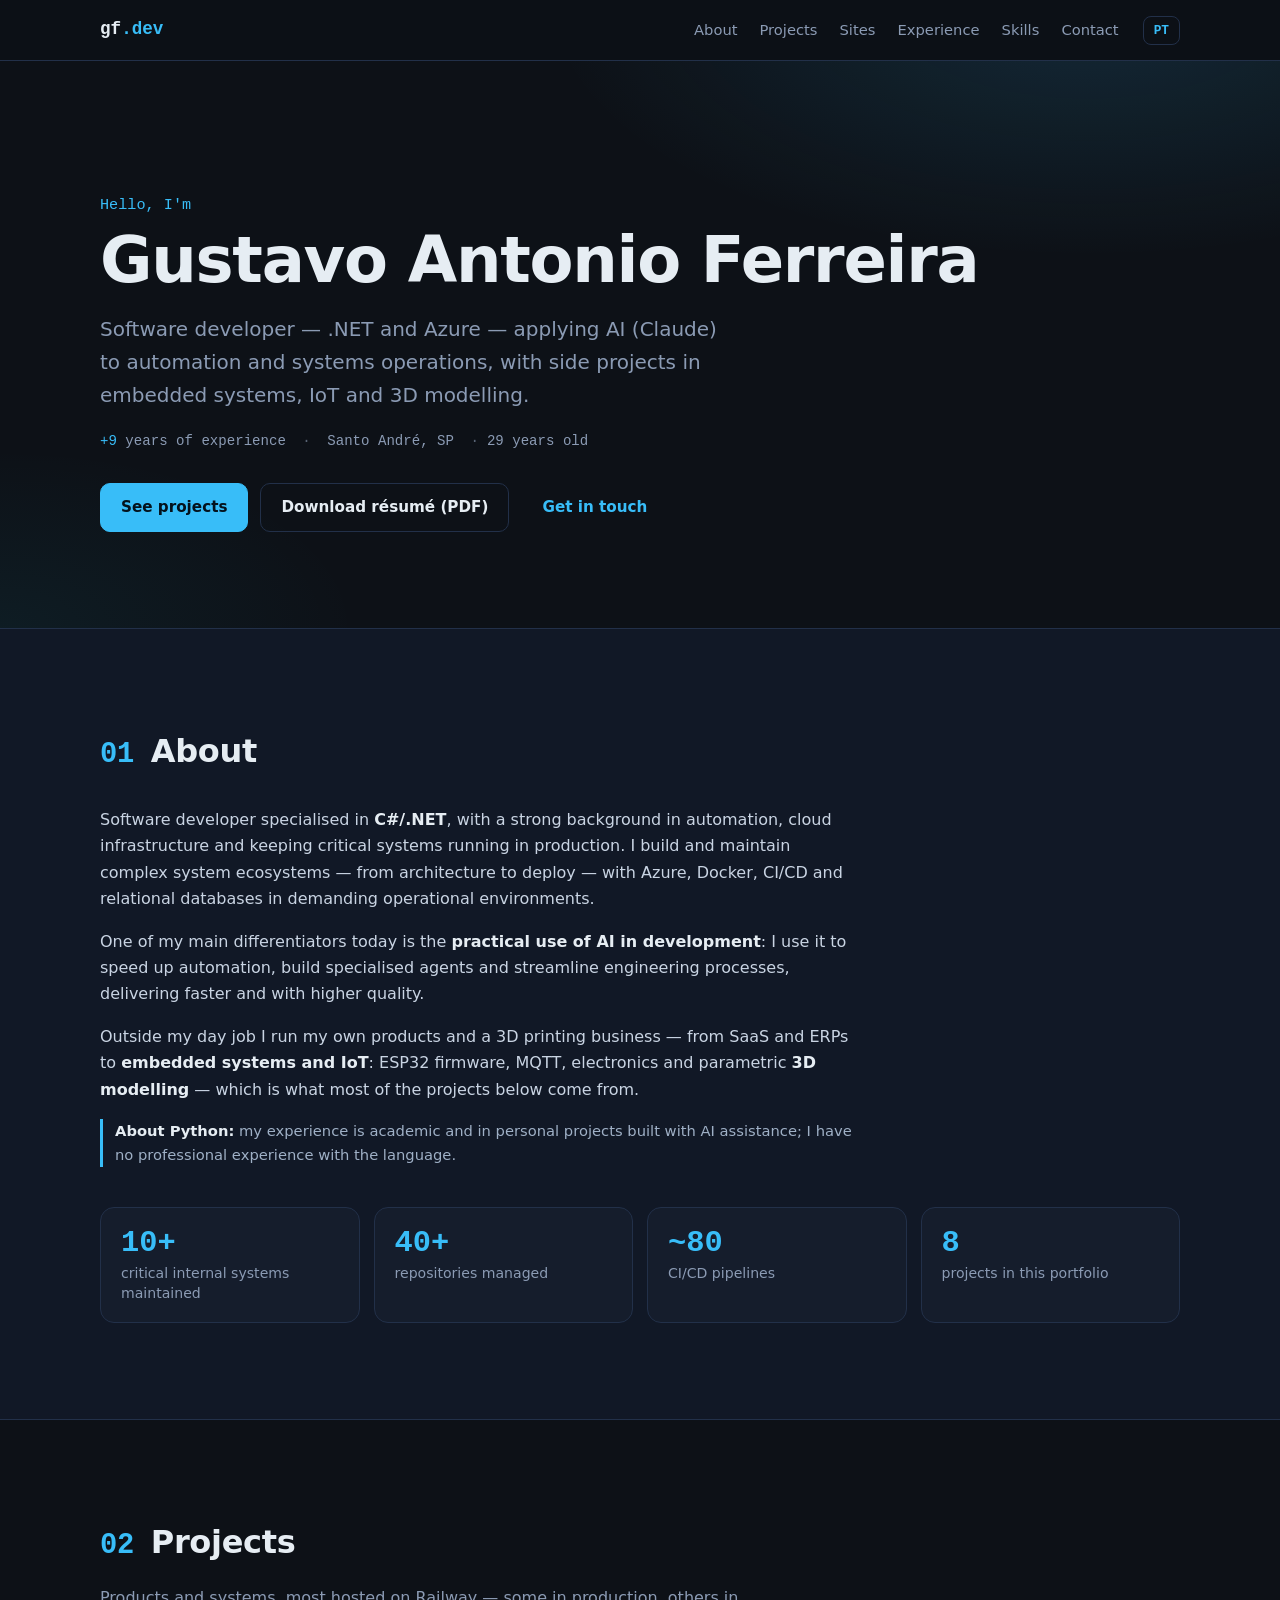
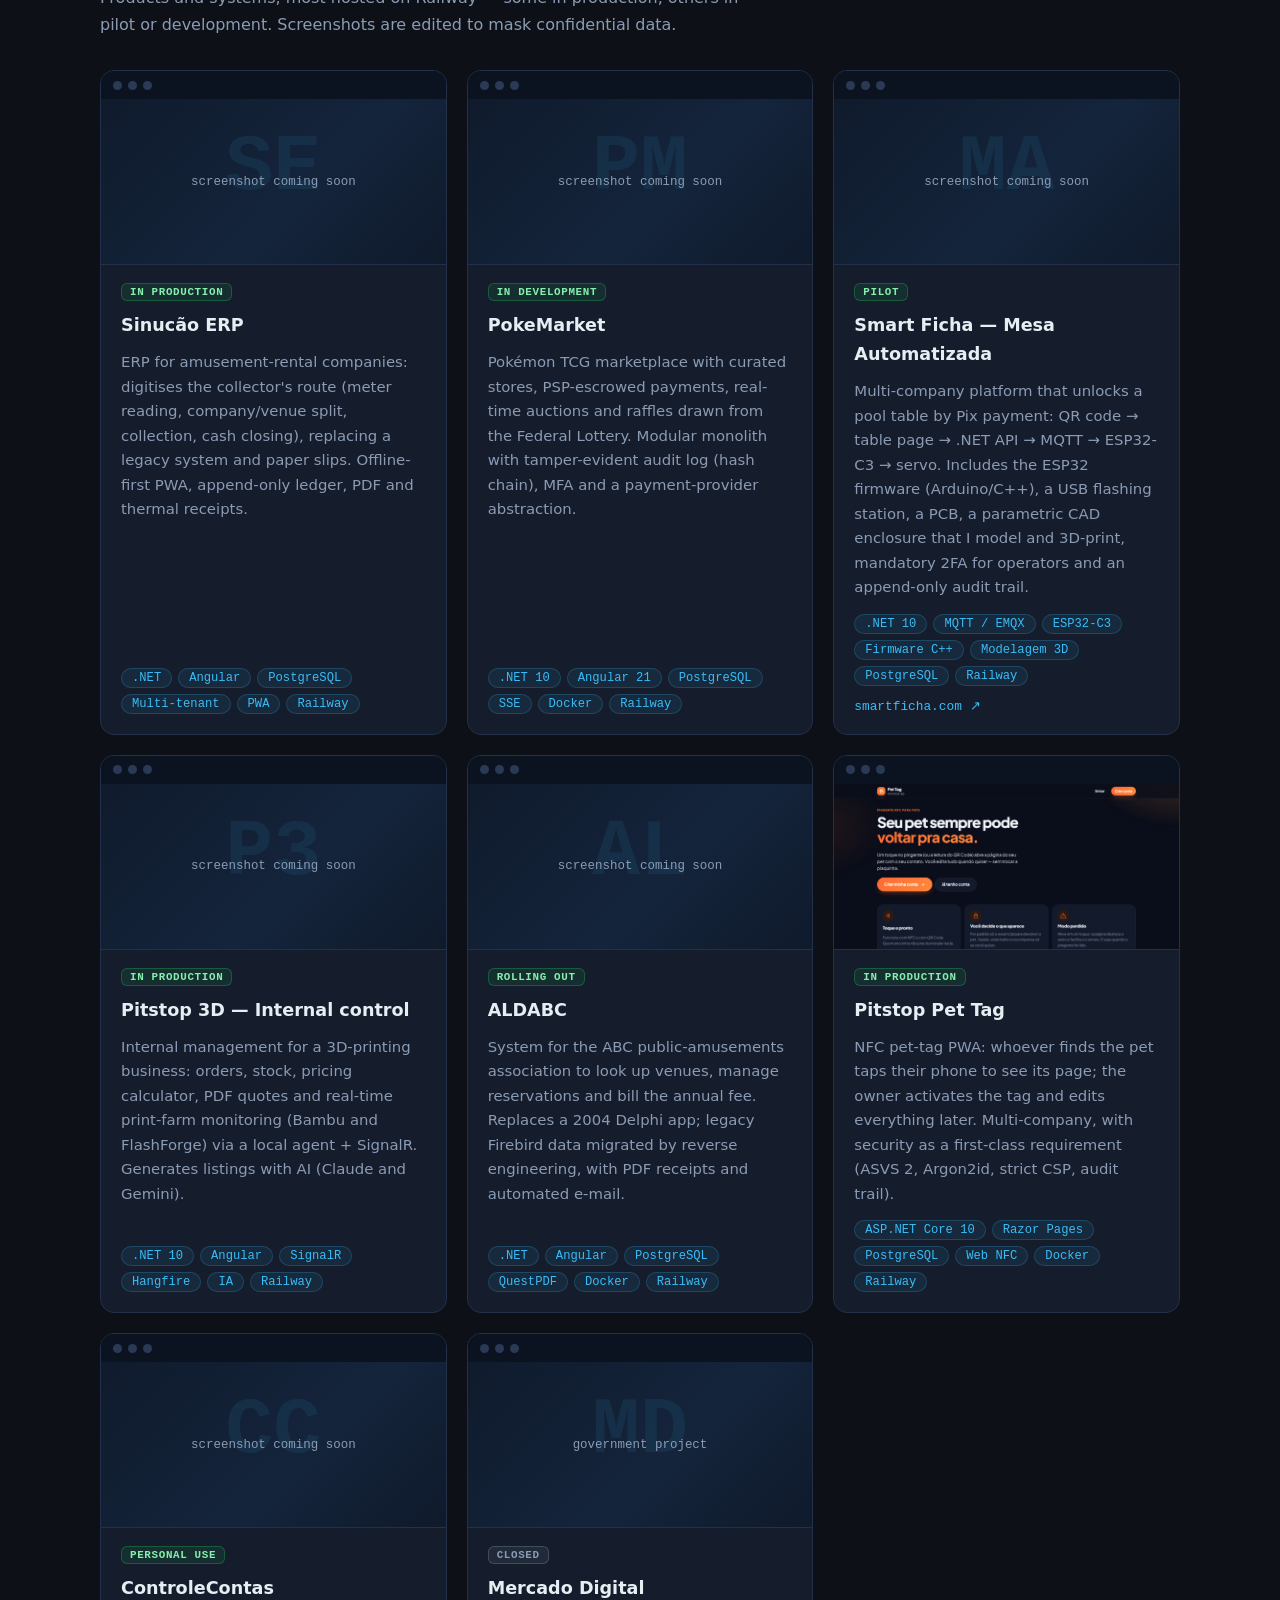
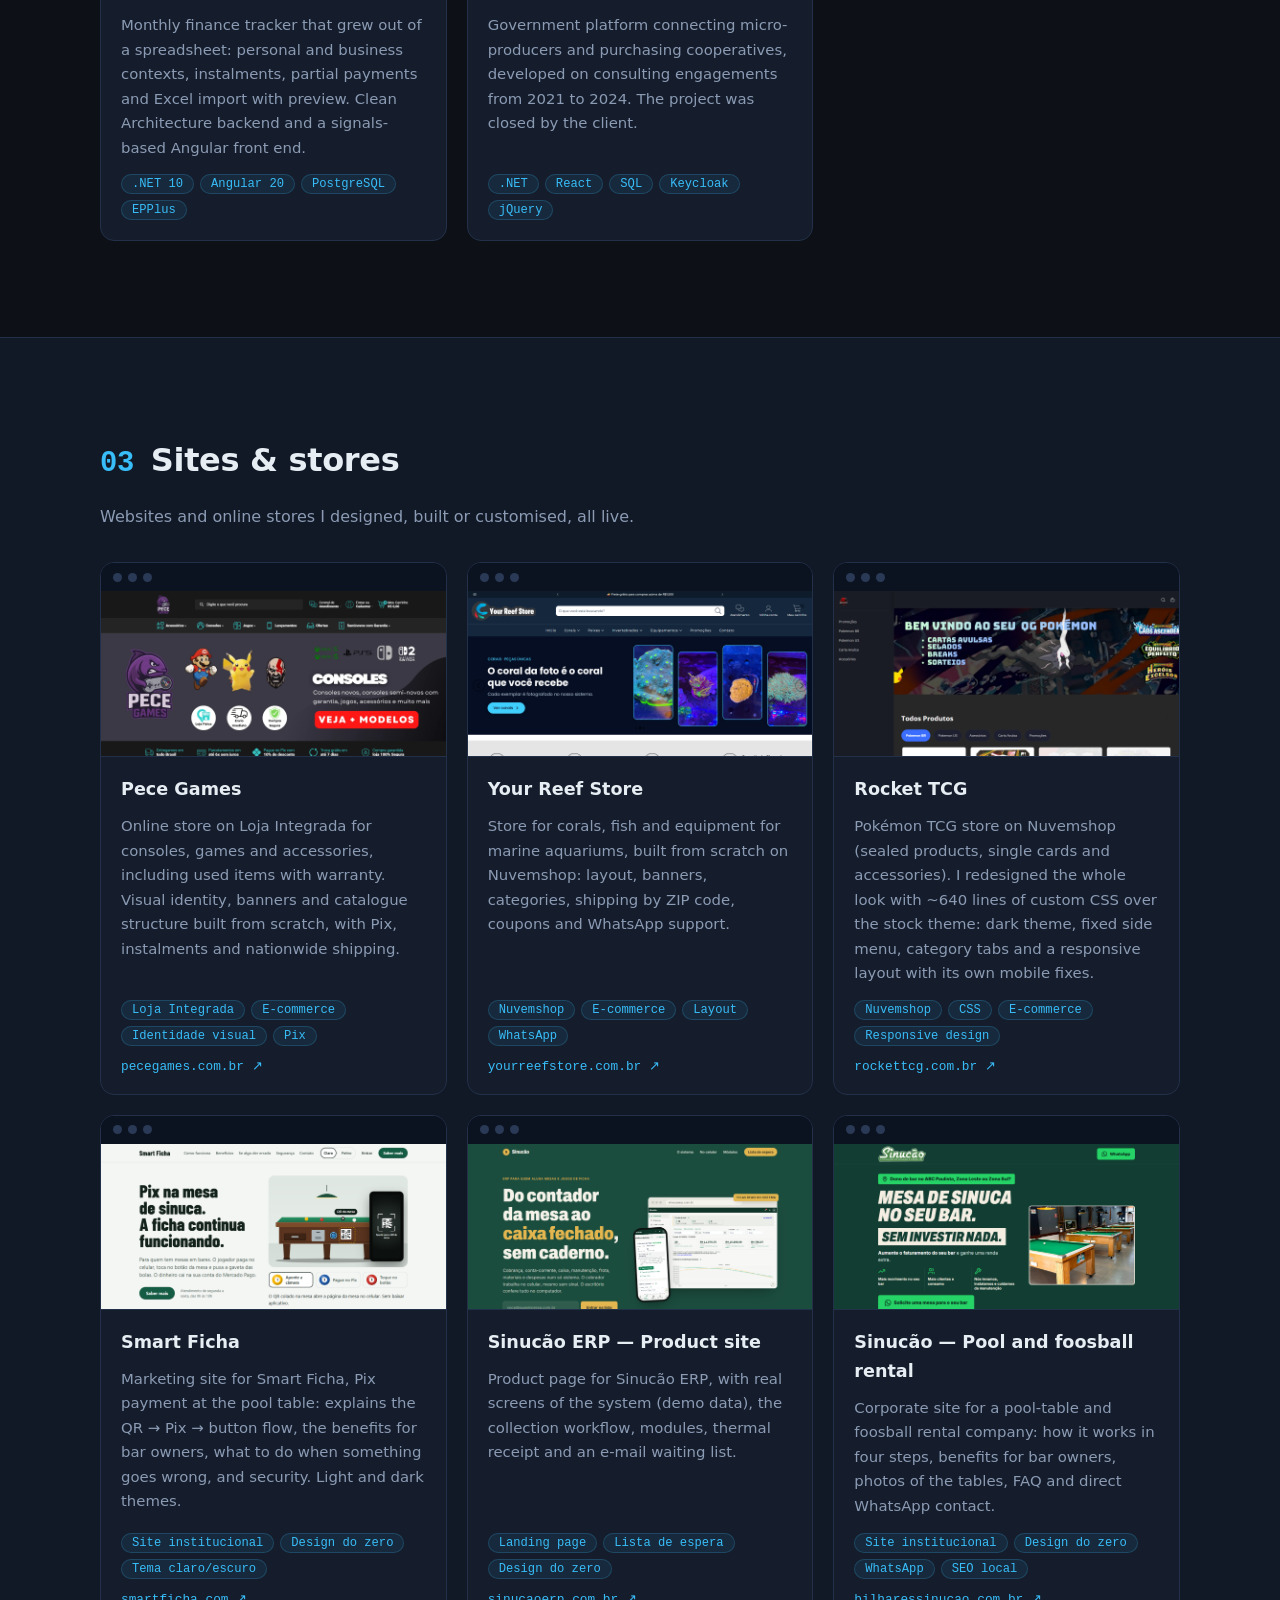
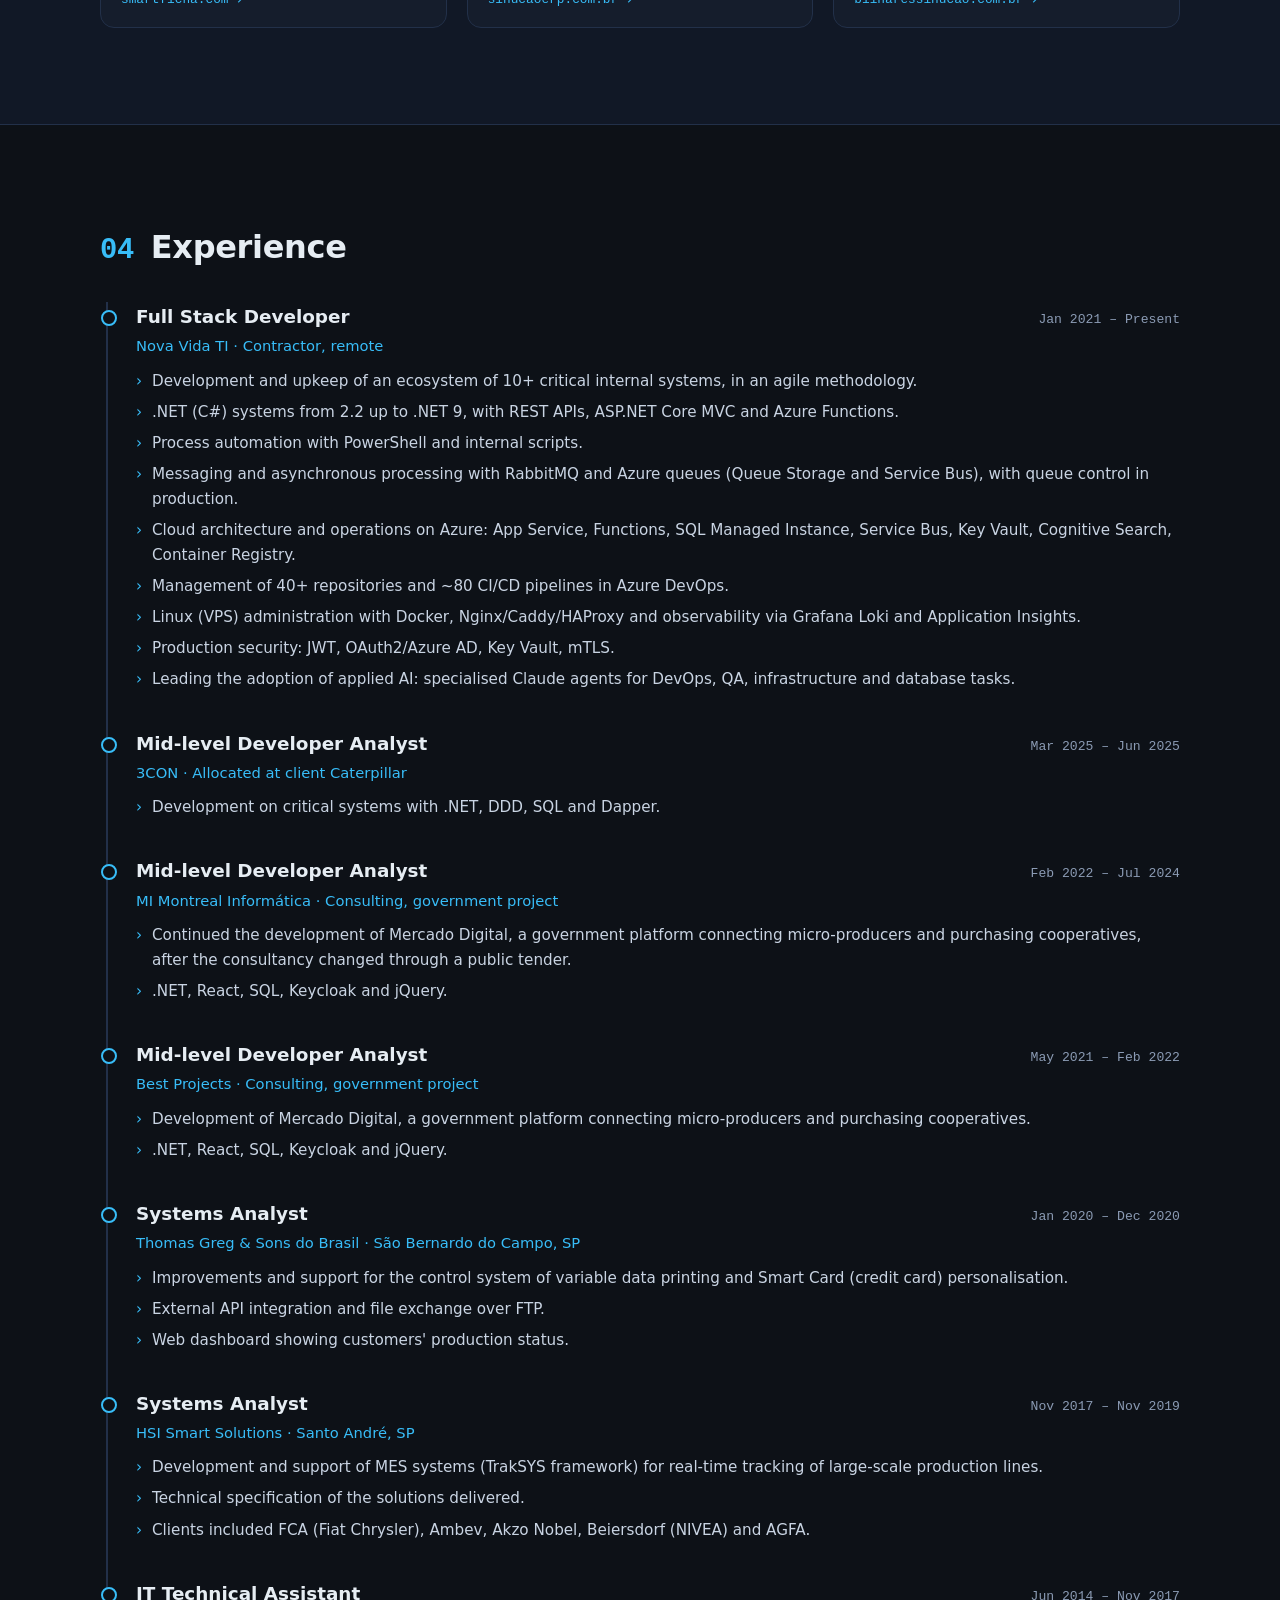
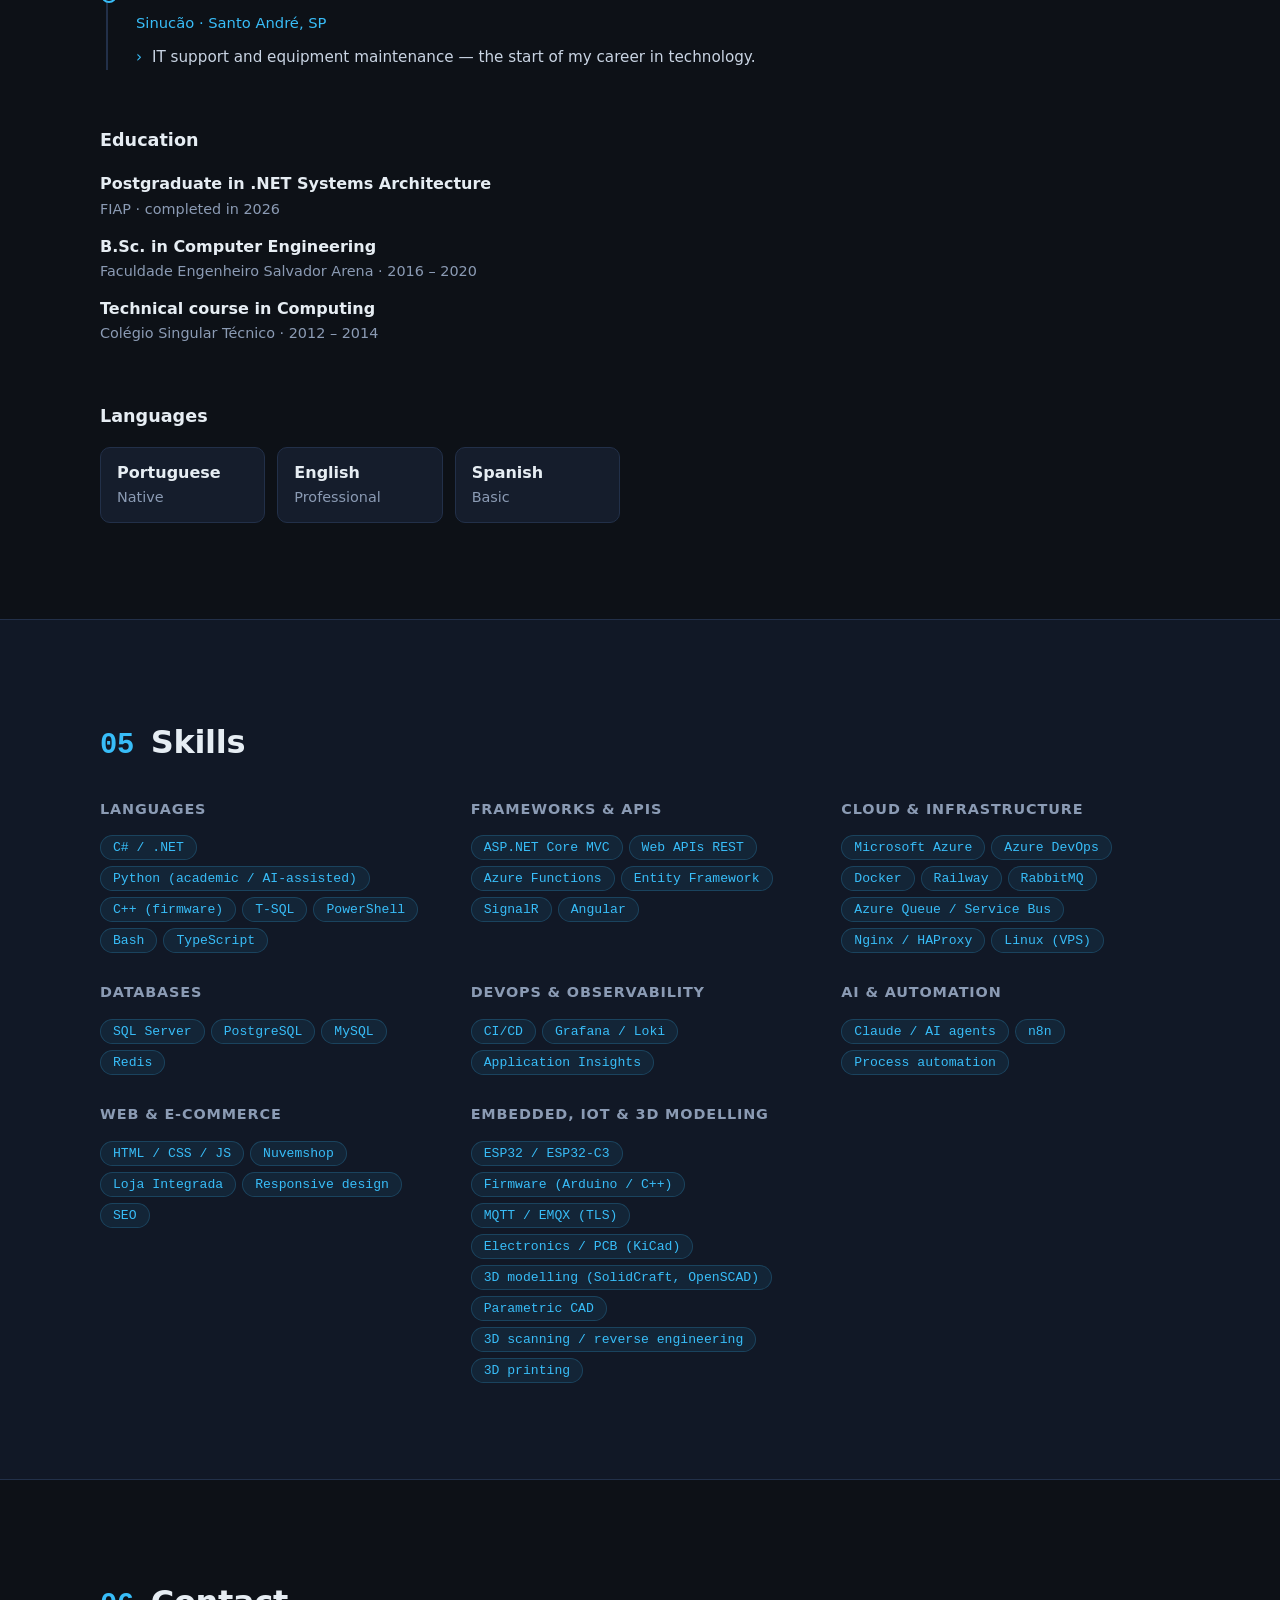
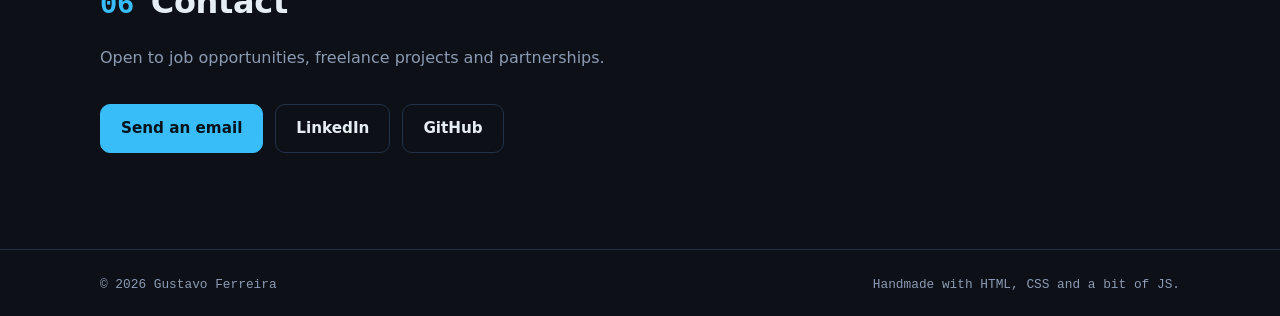
<file: index.html>
<!doctype html>
<html lang="pt-BR">
<head>
  <meta charset="utf-8">
  <meta name="viewport" content="width=device-width, initial-scale=1">
  <title>Gustavo Ferreira — Desenvolvedor de Software</title>
  <meta name="description" content="Portfólio e currículo de Gustavo Ferreira, desenvolvedor de software .NET e Azure, com IA aplicada à automação e operação de sistemas e projetos próprios de embarcados, IoT e modelagem 3D.">
  <meta property="og:title" content="Gustavo Ferreira — Desenvolvedor de Software">
  <meta property="og:description" content="Portfólio e currículo: .NET, Azure, IA aplicada à automação, embarcados e IoT.">
  <meta property="og:type" content="website">
  <meta name="theme-color" content="#0d1117">
  <link rel="icon" href="data:image/svg+xml,%3Csvg xmlns='http://www.w3.org/2000/svg' viewBox='0 0 64 64'%3E%3Crect width='64' height='64' rx='14' fill='%230d1117'/%3E%3Ctext x='32' y='43' font-family='monospace' font-size='30' font-weight='700' text-anchor='middle' fill='%2338bdf8'%3EGF%3C/text%3E%3C/svg%3E">
  <link rel="stylesheet" href="css/style.css">
</head>
<body>

<header class="nav">
  <div class="wrap nav__in">
    <a class="brand" href="#topo" aria-label="Gustavo Ferreira">gf<span>.dev</span></a>
    <nav class="nav__links" aria-label="Seções">
      <a href="#sobre" data-en="About">Sobre</a>
      <a href="#projetos" data-en="Projects">Projetos</a>
      <a href="#sites" data-en="Sites">Sites</a>
      <a href="#experiencia" data-en="Experience">Experiência</a>
      <a href="#skills">Skills</a>
      <a href="#contato" data-en="Contact">Contato</a>
    </nav>
    <button class="lang" id="langBtn" type="button" aria-label="Mudar idioma / Change language">EN</button>
  </div>
</header>

<main id="topo">

  <!-- HERO -->
  <section class="hero">
    <div class="wrap hero__in">
      <p class="eyebrow mono" data-en="Hello, I'm">Olá, eu sou</p>
      <h1>Gustavo Antonio Ferreira</h1>
      <p class="hero__role" data-en="Software developer — .NET and Azure — applying AI (Claude) to automation and systems operations, with side projects in embedded systems, IoT and 3D modelling.">
        Desenvolvedor de software — .NET e Azure — aplicando IA (Claude) em automação e operação de sistemas, com projetos próprios de embarcados, IoT e modelagem 3D.
      </p>
      <p class="hero__meta mono">
        <span id="years">+9</span> <span data-en="years of experience">anos de experiência</span>
        <i>·</i> Santo André, SP
        <i class="age-sep" hidden>·</i><span id="age" hidden></span>
      </p>
      <div class="cta">
        <a class="btn btn--primary" href="#projetos" data-en="See projects">Ver projetos</a>
        <a class="btn" id="cvBtn" href="assets/cv/Curriculo_Gustavo_Ferreira.pdf" download data-en="Download résumé (PDF)">Baixar currículo (PDF)</a>
        <a class="btn btn--ghost" href="#contato" data-en="Get in touch">Falar comigo</a>
      </div>
    </div>
  </section>

  <!-- SOBRE -->
  <section id="sobre" class="sec">
    <div class="wrap">
      <h2><span class="mono">01</span> <span data-en="About">Sobre</span></h2>
      <div class="about">
        <p data-en-html="Software developer specialised in <strong>C#/.NET</strong>, with a strong background in automation, cloud infrastructure and keeping critical systems running in production. I build and maintain complex system ecosystems — from architecture to deploy — with Azure, Docker, CI/CD and relational databases in demanding operational environments.">
          Desenvolvedor de software especializado em <strong>C#/.NET</strong>, com forte atuação em automação, infraestrutura cloud e sustentação de sistemas críticos em produção. Construo e mantenho ecossistemas complexos de sistemas — da arquitetura ao deploy — com Azure, Docker, CI/CD e bancos relacionais em ambientes de alta exigência operacional.
        </p>
        <p data-en-html="One of my main differentiators today is the <strong>practical use of AI in development</strong>: I use it to speed up automation, build specialised agents and streamline engineering processes, delivering faster and with higher quality.">
          Um dos meus principais diferenciais hoje é a <strong>aplicação prática de IA no desenvolvimento</strong>: uso para acelerar automações, criar agentes especializados e otimizar processos de engenharia, entregando mais rápido e com mais qualidade.
        </p>
        <p data-en-html="Outside my day job I run my own products and a 3D printing business — from SaaS and ERPs to <strong>embedded systems and IoT</strong>: ESP32 firmware, MQTT, electronics and parametric <strong>3D modelling</strong> — which is what most of the projects below come from.">
          Fora do trabalho, toco produtos próprios e um negócio de impressão 3D — de SaaS e ERPs a <strong>embarcados e IoT</strong>: firmware para ESP32, MQTT, eletrônica e <strong>modelagem 3D</strong> paramétrica — e é daí que vem a maior parte dos projetos abaixo.
        </p>
        <p class="note" data-en-html="<strong>About Python:</strong> my experience is academic and in personal projects built with AI assistance; I have no professional experience with the language.">
          <strong>Sobre Python:</strong> minha experiência é acadêmica e em projetos pessoais feitos com apoio de IA; não tenho experiência profissional com a linguagem.
        </p>
      </div>
      <ul class="stats">
        <li><b>10+</b><span data-en="critical internal systems maintained">sistemas internos críticos mantidos</span></li>
        <li><b>40+</b><span data-en="repositories managed">repositórios gerenciados</span></li>
        <li><b>~80</b><span data-en="CI/CD pipelines">pipelines de CI/CD</span></li>
        <li><b>8</b><span data-en="projects in this portfolio">projetos neste portfólio</span></li>
      </ul>
    </div>
  </section>

  <!-- PROJETOS -->
  <section id="projetos" class="sec">
    <div class="wrap">
      <h2><span class="mono">02</span> <span data-en="Projects">Projetos</span></h2>
      <p class="lead" data-en="Products and systems, most hosted on Railway — some in production, others in pilot or development. Screenshots are edited to mask confidential data.">Produtos e sistemas, a maioria hospedada no Railway — alguns em produção, outros em piloto ou desenvolvimento. Os prints são editados para mascarar informações confidenciais.</p>

      <div class="grid">

        <article class="card" data-project="se">
          <div class="shot" data-initials="SE"><span class="shot__bar"><i></i><i></i><i></i></span><em data-en="screenshot coming soon">print em breve</em></div>
          <div class="card__body">
            <span class="badge" data-en="In production">Produção</span>
            <h3>Sinucão ERP</h3>
            <p data-en="ERP for amusement-rental companies: digitises the collector&#x27;s route (meter reading, company/venue split, collection, cash closing), replacing a legacy system and paper slips. Offline-first PWA, append-only ledger, PDF and thermal receipts.">ERP para empresas de locação de diversões públicas: informatiza a rota do cobrador (leitura do contador, divisão empresa/bar, cobrança, fechamento de caixa) e substitui um sistema legado e a ficha de papel. PWA offline-first, conta-corrente append-only, recibos em PDF e térmica.</p>
            <ul class="tags"><li>.NET</li><li>Angular</li><li>PostgreSQL</li><li>Multi-tenant</li><li>PWA</li><li>Railway</li></ul>
          </div>
        </article>

        <article class="card" data-project="pm">
          <div class="shot" data-initials="PM"><span class="shot__bar"><i></i><i></i><i></i></span><em data-en="screenshot coming soon">print em breve</em></div>
          <div class="card__body">
            <span class="badge" data-en="In development">Em desenvolvimento</span>
            <h3>PokeMarket</h3>
            <p data-en="Pokémon TCG marketplace with curated stores, PSP-escrowed payments, real-time auctions and raffles drawn from the Federal Lottery. Modular monolith with tamper-evident audit log (hash chain), MFA and a payment-provider abstraction.">Marketplace de Pokémon TCG com lojas curadas, pagamento custodiado no PSP, leilões em tempo real e sorteios apurados pela Loteria Federal. Monólito modular com auditoria imutável (cadeia de hash), MFA e pagamento atrás de abstração de provedor.</p>
            <ul class="tags"><li>.NET 10</li><li>Angular 21</li><li>PostgreSQL</li><li>SSE</li><li>Docker</li><li>Railway</li></ul>
          </div>
        </article>

        <article class="card" data-project="ma">
          <div class="shot" data-initials="MA"><span class="shot__bar"><i></i><i></i><i></i></span><em data-en="screenshot coming soon">print em breve</em></div>
          <div class="card__body">
            <span class="badge" data-en="Pilot">Piloto</span>
            <h3>Smart Ficha — Mesa Automatizada</h3>
            <p data-en="Multi-company platform that unlocks a pool table by Pix payment: QR code → table page → .NET API → MQTT → ESP32-C3 → servo. Includes the ESP32 firmware (Arduino/C++), a USB flashing station, a PCB, a parametric CAD enclosure that I model and 3D-print, mandatory 2FA for operators and an append-only audit trail.">Plataforma multiempresa que libera mesa de sinuca por Pix: QR code → página da mesa → API .NET → MQTT → ESP32-C3 → servo. Inclui o firmware do ESP32 (Arduino/C++), estação de gravação por USB, placa de circuito, caixa paramétrica que eu modelo em CAD e imprimo em 3D, 2FA obrigatório para operadores e auditoria append-only.</p>
            <ul class="tags"><li>.NET 10</li><li>MQTT / EMQX</li><li>ESP32-C3</li><li>Firmware C++</li><li>Modelagem 3D</li><li>PostgreSQL</li><li>Railway</li></ul>
            <a class="card__link" href="https://www.smartficha.com" target="_blank" rel="noopener">smartficha.com ↗</a>
          </div>
        </article>

        <article class="card" data-project="p3">
          <div class="shot" data-initials="P3"><span class="shot__bar"><i></i><i></i><i></i></span><em data-en="screenshot coming soon">print em breve</em></div>
          <div class="card__body">
            <span class="badge" data-en="In production">Produção</span>
            <h3>Pitstop 3D — <span data-en="Internal control">Controle interno</span></h3>
            <p data-en="Internal management for a 3D-printing business: orders, stock, pricing calculator, PDF quotes and real-time print-farm monitoring (Bambu and FlashForge) via a local agent + SignalR. Generates listings with AI (Claude and Gemini).">Gestão interna de um negócio de impressão 3D: pedidos, estoque, calculadora de preço, orçamentos em PDF e monitoramento em tempo real da farm de impressoras (Bambu e FlashForge) por agente local + SignalR. Gera anúncios com IA (Claude e Gemini).</p>
            <ul class="tags"><li>.NET 10</li><li>Angular</li><li>SignalR</li><li>Hangfire</li><li>IA</li><li>Railway</li></ul>
          </div>
        </article>

        <article class="card" data-project="al">
          <div class="shot" data-initials="AL"><span class="shot__bar"><i></i><i></i><i></i></span><em data-en="screenshot coming soon">print em breve</em></div>
          <div class="card__body">
            <span class="badge" data-en="Rolling out">Em implantação</span>
            <h3>ALDABC</h3>
            <p data-en="System for the ABC public-amusements association to look up venues, manage reservations and bill the annual fee. Replaces a 2004 Delphi app; legacy Firebird data migrated by reverse engineering, with PDF receipts and automated e-mail.">Sistema da Associação de Diversões Públicas do ABC para consultar pontos, controlar reservas e cobrar a taxa anual. Substitui um app Delphi de 2004; migrou a base legada (Firebird) por engenharia reversa, com recibos em PDF e e-mail automático.</p>
            <ul class="tags"><li>.NET</li><li>Angular</li><li>PostgreSQL</li><li>QuestPDF</li><li>Docker</li><li>Railway</li></ul>
          </div>
        </article>

        <article class="card" data-project="pt">
          <div class="shot" data-initials="PT"><span class="shot__bar"><i></i><i></i><i></i></span><img src="assets/projects/pet-tag.png" alt="Página inicial do Pitstop Pet Tag" loading="lazy"></div>
          <div class="card__body">
            <span class="badge" data-en="In production">Produção</span>
            <h3>Pitstop Pet Tag</h3>
            <p data-en="NFC pet-tag PWA: whoever finds the pet taps their phone to see its page; the owner activates the tag and edits everything later. Multi-company, with security as a first-class requirement (ASVS 2, Argon2id, strict CSP, audit trail).">PWA de pingentes NFC para pets: quem encontra o animal aproxima o celular e vê a página do pet; o tutor ativa a tag e edita tudo depois. Multiempresa, com segurança como requisito de primeira classe (ASVS 2, Argon2id, CSP estrita, auditoria).</p>
            <ul class="tags"><li>ASP.NET Core 10</li><li>Razor Pages</li><li>PostgreSQL</li><li>Web NFC</li><li>Docker</li><li>Railway</li></ul>
          </div>
        </article>

        <article class="card" data-project="cc">
          <div class="shot" data-initials="CC"><span class="shot__bar"><i></i><i></i><i></i></span><em data-en="screenshot coming soon">print em breve</em></div>
          <div class="card__body">
            <span class="badge" data-en="Personal use">Uso pessoal</span>
            <h3>ControleContas</h3>
            <p data-en="Monthly finance tracker that grew out of a spreadsheet: personal and business contexts, instalments, partial payments and Excel import with preview. Clean Architecture backend and a signals-based Angular front end.">Controle financeiro mensal nascido de uma planilha: contextos pessoal e empresa, parcelamentos, pagamento parcial e importação de Excel com prévia. Clean Architecture no backend e Angular com signals no front.</p>
            <ul class="tags"><li>.NET 10</li><li>Angular 20</li><li>PostgreSQL</li><li>EPPlus</li></ul>
          </div>
        </article>

        <article class="card" data-project="md">
          <div class="shot" data-initials="MD"><span class="shot__bar"><i></i><i></i><i></i></span><em data-en="government project">projeto de governo</em></div>
          <div class="card__body">
            <span class="badge badge--off" data-en="Closed">Encerrado</span>
            <h3>Mercado Digital</h3>
            <p data-en="Government platform connecting micro-producers and purchasing cooperatives, developed on consulting engagements from 2021 to 2024. The project was closed by the client.">Plataforma de governo que conecta microprodutores a cooperativas de compra, desenvolvida em consultoria entre 2021 e 2024. Projeto encerrado pelo contratante.</p>
            <ul class="tags"><li>.NET</li><li>React</li><li>SQL</li><li>Keycloak</li><li>jQuery</li></ul>
          </div>
        </article>

      </div>
    </div>
  </section>

  <!-- SITES -->
  <section id="sites" class="sec">
    <div class="wrap">
      <h2><span class="mono">03</span> <span data-en="Sites &amp; stores">Sites e lojas</span></h2>
      <p class="lead" data-en="Websites and online stores I designed, built or customised, all live.">Sites institucionais e lojas virtuais que desenhei, construí ou customizei, todos no ar.</p>

      <div class="grid">

        <article class="card">
          <a class="shot" href="https://www.pecegames.com.br" target="_blank" rel="noopener" data-initials="PG" aria-label="Pece Games"><span class="shot__bar"><i></i><i></i><i></i></span><img src="assets/projects/site-pecegames.png" alt="Página inicial da loja Pece Games" loading="lazy"></a>
          <div class="card__body">
            <h3>Pece Games</h3>
            <p data-en="Online store on Loja Integrada for consoles, games and accessories, including used items with warranty. Visual identity, banners and catalogue structure built from scratch, with Pix, instalments and nationwide shipping.">Loja virtual na Loja Integrada, de consoles, jogos e acessórios, com seminovos com garantia. Identidade visual, banners e estrutura de catálogo criados do zero, com Pix, parcelamento e frete para todo o Brasil.</p>
            <ul class="tags"><li>Loja Integrada</li><li>E-commerce</li><li>Identidade visual</li><li>Pix</li></ul>
            <a class="card__link" href="https://www.pecegames.com.br" target="_blank" rel="noopener">pecegames.com.br ↗</a>
          </div>
        </article>

        <article class="card">
          <a class="shot" href="https://yourreefstore.com.br" target="_blank" rel="noopener" data-initials="YR" aria-label="Your Reef Store"><span class="shot__bar"><i></i><i></i><i></i></span><img src="assets/projects/site-yourreef.png" alt="Página inicial da loja Your Reef Store" loading="lazy"></a>
          <div class="card__body">
            <h3>Your Reef Store</h3>
            <p data-en="Store for corals, fish and equipment for marine aquariums, built from scratch on Nuvemshop: layout, banners, categories, shipping by ZIP code, coupons and WhatsApp support.">Loja de corais, peixes e equipamentos para aquários marinhos, criada do zero na Nuvemshop: layout, banners, categorias, frete por CEP, cupons e atendimento por WhatsApp.</p>
            <ul class="tags"><li>Nuvemshop</li><li>E-commerce</li><li>Layout</li><li>WhatsApp</li></ul>
            <a class="card__link" href="https://yourreefstore.com.br" target="_blank" rel="noopener">yourreefstore.com.br ↗</a>
          </div>
        </article>

        <article class="card">
          <a class="shot" href="https://rockettcg.com.br" target="_blank" rel="noopener" data-initials="RT" aria-label="Rocket TCG"><span class="shot__bar"><i></i><i></i><i></i></span><img src="assets/projects/site-rockettcg.png" alt="Página inicial da loja Rocket TCG" loading="lazy"></a>
          <div class="card__body">
            <h3>Rocket TCG</h3>
            <p data-en="Pokémon TCG store on Nuvemshop (sealed products, single cards and accessories). I redesigned the whole look with ~640 lines of custom CSS over the stock theme: dark theme, fixed side menu, category tabs and a responsive layout with its own mobile fixes.">Loja de Pokémon TCG na Nuvemshop (selados, cartas avulsas e acessórios). Refiz todo o visual com cerca de 640 linhas de CSS customizado sobre o tema padrão: tema escuro, menu lateral fixo, abas por categoria e layout responsivo com correções próprias para o celular.</p>
            <ul class="tags"><li>Nuvemshop</li><li>CSS</li><li>E-commerce</li><li data-en="Responsive design">Design responsivo</li></ul>
            <a class="card__link" href="https://rockettcg.com.br" target="_blank" rel="noopener">rockettcg.com.br ↗</a>
          </div>
        </article>

        <article class="card">
          <a class="shot" href="https://www.smartficha.com" target="_blank" rel="noopener" data-initials="SM" aria-label="Smart Ficha"><span class="shot__bar"><i></i><i></i><i></i></span><img src="assets/projects/site-smartficha.png" alt="Página inicial do site Smart Ficha" loading="lazy"></a>
          <div class="card__body">
            <h3>Smart Ficha</h3>
            <p data-en="Marketing site for Smart Ficha, Pix payment at the pool table: explains the QR → Pix → button flow, the benefits for bar owners, what to do when something goes wrong, and security. Light and dark themes.">Site institucional do Smart Ficha, o Pix na mesa de sinuca: explica o fluxo QR → Pix → botão, os benefícios para o dono do bar, o que fazer se algo der errado e a segurança. Com tema claro e escuro.</p>
            <ul class="tags"><li>Site institucional</li><li>Design do zero</li><li>Tema claro/escuro</li></ul>
            <a class="card__link" href="https://www.smartficha.com" target="_blank" rel="noopener">smartficha.com ↗</a>
          </div>
        </article>

        <article class="card">
          <a class="shot" href="https://www.sinucaoerp.com.br" target="_blank" rel="noopener" data-initials="SE" aria-label="Sinucão ERP"><span class="shot__bar"><i></i><i></i><i></i></span><img src="assets/projects/site-sinucaoerp.png" alt="Página inicial do site do Sinucão ERP" loading="lazy"></a>
          <div class="card__body">
            <h3>Sinucão ERP — <span data-en="Product site">Site do produto</span></h3>
            <p data-en="Product page for Sinucão ERP, with real screens of the system (demo data), the collection workflow, modules, thermal receipt and an e-mail waiting list.">Página de apresentação do Sinucão ERP, com telas reais do sistema (dados de demonstração), a jornada da cobrança, módulos, recibo em bobina e lista de espera por e-mail.</p>
            <ul class="tags"><li>Landing page</li><li>Lista de espera</li><li>Design do zero</li></ul>
            <a class="card__link" href="https://www.sinucaoerp.com.br" target="_blank" rel="noopener">sinucaoerp.com.br ↗</a>
          </div>
        </article>

        <article class="card">
          <a class="shot" href="https://www.bilharessinucao.com.br" target="_blank" rel="noopener" data-initials="BS" aria-label="Sinucão"><span class="shot__bar"><i></i><i></i><i></i></span><img src="assets/projects/site-bilhares.png" alt="Página inicial do site da Sinucão, locação de mesas" loading="lazy"></a>
          <div class="card__body">
            <h3>Sinucão — <span data-en="Pool and foosball rental">Locação de bilhar e pebolim</span></h3>
            <p data-en="Corporate site for a pool-table and foosball rental company: how it works in four steps, benefits for bar owners, photos of the tables, FAQ and direct WhatsApp contact.">Site institucional da empresa de locação de mesas de sinuca e pebolim: como funciona em quatro passos, benefícios para o dono do bar, fotos das mesas, FAQ e contato direto por WhatsApp.</p>
            <ul class="tags"><li>Site institucional</li><li>Design do zero</li><li>WhatsApp</li><li>SEO local</li></ul>
            <a class="card__link" href="https://www.bilharessinucao.com.br" target="_blank" rel="noopener">bilharessinucao.com.br ↗</a>
          </div>
        </article>

      </div>
    </div>
  </section>

  <!-- EXPERIÊNCIA -->
  <section id="experiencia" class="sec">
    <div class="wrap">
      <h2><span class="mono">04</span> <span data-en="Experience">Experiência</span></h2>

      <ol class="timeline">
        <li>
          <div class="tl__head">
            <h3 data-en="Full Stack Developer">Desenvolvedor Full Stack</h3>
            <span class="mono tl__date" data-en="Jan 2021 – Present">Jan 2021 – Atual</span>
          </div>
          <p class="tl__org">Nova Vida TI · <span data-en="Contractor, remote">Prestação de serviços, remoto</span></p>
          <ul>
            <li data-en="Development and upkeep of an ecosystem of 10+ critical internal systems, in an agile methodology.">Desenvolvimento e sustentação de um ecossistema com mais de 10 sistemas internos críticos, em metodologia ágil.</li>
            <li data-en=".NET (C#) systems from 2.2 up to .NET 9, with REST APIs, ASP.NET Core MVC and Azure Functions.">Sistemas em .NET (C#), da versão 2.2 até .NET 9, com APIs REST, ASP.NET Core MVC e Azure Functions.</li>
            <li data-en="Process automation with PowerShell and internal scripts.">Automação de processos com PowerShell e scripts internos.</li>
            <li data-en="Messaging and asynchronous processing with RabbitMQ and Azure queues (Queue Storage and Service Bus), with queue control in production.">Mensageria e processamento assíncrono com RabbitMQ e filas do Azure (Queue Storage e Service Bus), com controle das filas em produção.</li>
            <li data-en="Cloud architecture and operations on Azure: App Service, Functions, SQL Managed Instance, Service Bus, Key Vault, Cognitive Search, Container Registry.">Arquitetura e operação de infraestrutura em nuvem (Azure): App Service, Functions, SQL Managed Instance, Service Bus, Key Vault, Cognitive Search, Container Registry.</li>
            <li data-en="Management of 40+ repositories and ~80 CI/CD pipelines in Azure DevOps.">Gestão de mais de 40 repositórios e cerca de 80 pipelines de CI/CD no Azure DevOps.</li>
            <li data-en="Linux (VPS) administration with Docker, Nginx/Caddy/HAProxy and observability via Grafana Loki and Application Insights.">Administração de servidores Linux (VPS) com Docker, Nginx/Caddy/HAProxy e observabilidade via Grafana Loki e Application Insights.</li>
            <li data-en="Production security: JWT, OAuth2/Azure AD, Key Vault, mTLS.">Segurança em produção: JWT, OAuth2/Azure AD, Key Vault, mTLS.</li>
            <li data-en="Leading the adoption of applied AI: specialised Claude agents for DevOps, QA, infrastructure and database tasks.">Liderança na adoção de IA aplicada à operação: agentes especializados (Claude) para tarefas de DevOps, QA, infraestrutura e banco de dados.</li>
          </ul>
        </li>

        <li>
          <div class="tl__head">
            <h3 data-en="Mid-level Developer Analyst">Analista Desenvolvedor Pleno</h3>
            <span class="mono tl__date" data-en="Mar 2025 – Jun 2025">Mar 2025 – Jun 2025</span>
          </div>
          <p class="tl__org">3CON · <span data-en="Allocated at client Caterpillar">Alocado no cliente Caterpillar</span></p>
          <ul>
            <li data-en="Development on critical systems with .NET, DDD, SQL and Dapper.">Desenvolvimento em sistemas críticos com .NET, DDD, SQL e Dapper.</li>
          </ul>
        </li>

        <li>
          <div class="tl__head">
            <h3 data-en="Mid-level Developer Analyst">Analista Desenvolvedor Pleno</h3>
            <span class="mono tl__date" data-en="Feb 2022 – Jul 2024">Fev 2022 – Jul 2024</span>
          </div>
          <p class="tl__org">MI Montreal Informática · <span data-en="Consulting, government project">Consultoria, projeto de governo</span></p>
          <ul>
            <li data-en="Continued the development of Mercado Digital, a government platform connecting micro-producers and purchasing cooperatives, after the consultancy changed through a public tender.">Continuidade do desenvolvimento do Mercado Digital, plataforma de governo que conecta microprodutores a cooperativas de compra, após a troca de consultoria por licitação.</li>
            <li data-en=".NET, React, SQL, Keycloak and jQuery.">.NET, React, SQL, Keycloak e jQuery.</li>
          </ul>
        </li>

        <li>
          <div class="tl__head">
            <h3 data-en="Mid-level Developer Analyst">Analista Desenvolvedor Pleno</h3>
            <span class="mono tl__date" data-en="May 2021 – Feb 2022">Mai 2021 – Fev 2022</span>
          </div>
          <p class="tl__org">Best Projects · <span data-en="Consulting, government project">Consultoria, projeto de governo</span></p>
          <ul>
            <li data-en="Development of Mercado Digital, a government platform connecting micro-producers and purchasing cooperatives.">Desenvolvimento do Mercado Digital, plataforma de governo que conecta microprodutores a cooperativas de compra.</li>
            <li data-en=".NET, React, SQL, Keycloak and jQuery.">.NET, React, SQL, Keycloak e jQuery.</li>
          </ul>
        </li>

        <li>
          <div class="tl__head">
            <h3 data-en="Systems Analyst">Analista de Sistemas</h3>
            <span class="mono tl__date" data-en="Jan 2020 – Dec 2020">Jan 2020 – Dez 2020</span>
          </div>
          <p class="tl__org">Thomas Greg &amp; Sons do Brasil · São Bernardo do Campo, SP</p>
          <ul>
            <li data-en="Improvements and support for the control system of variable data printing and Smart Card (credit card) personalisation.">Melhorias e suporte ao sistema de controle de impressão de dados variáveis e gravação de Smart Cards (cartões de crédito).</li>
            <li data-en="External API integration and file exchange over FTP.">Integração com API externa e troca de arquivos via FTP.</li>
            <li data-en="Web dashboard showing customers' production status.">Dashboard web com o status de produção dos clientes.</li>
          </ul>
        </li>

        <li>
          <div class="tl__head">
            <h3 data-en="Systems Analyst">Analista de Sistemas</h3>
            <span class="mono tl__date" data-en="Nov 2017 – Nov 2019">Nov 2017 – Nov 2019</span>
          </div>
          <p class="tl__org">HSI Smart Solutions · Santo André, SP</p>
          <ul>
            <li data-en="Development and support of MES systems (TrakSYS framework) for real-time tracking of large-scale production lines.">Desenvolvimento e suporte de sistemas MES (framework TrakSYS) para acompanhamento em tempo real de linhas de produção em grande escala.</li>
            <li data-en="Technical specification of the solutions delivered.">Especificação técnica das soluções desenvolvidas.</li>
            <li data-en="Clients included FCA (Fiat Chrysler), Ambev, Akzo Nobel, Beiersdorf (NIVEA) and AGFA.">Clientes como FCA (Fiat Chrysler), Ambev, Akzo Nobel, Beiersdorf (NIVEA) e AGFA.</li>
          </ul>
        </li>

        <li>
          <div class="tl__head">
            <h3 data-en="IT Technical Assistant">Auxiliar Técnico de Informática</h3>
            <span class="mono tl__date" data-en="Jun 2014 – Nov 2017">Jun 2014 – Nov 2017</span>
          </div>
          <p class="tl__org">Sinucão · Santo André, SP</p>
          <ul>
            <li data-en="IT support and equipment maintenance — the start of my career in technology.">Suporte técnico e manutenção de equipamentos de informática — o início da minha trajetória em tecnologia.</li>
          </ul>
        </li>
      </ol>

      <h3 class="sub" data-en="Education">Formação</h3>
      <ul class="edu">
        <li><b data-en="Postgraduate in .NET Systems Architecture">Pós-graduação em Arquitetura de Sistemas .NET</b><span>FIAP · <span data-en="completed in 2026">concluída em 2026</span></span></li>
        <li><b data-en="B.Sc. in Computer Engineering">Bacharelado em Engenharia de Computação</b><span>Faculdade Engenheiro Salvador Arena · 2016 – 2020</span></li>
        <li><b data-en="Technical course in Computing">Curso Profissionalizante em Informática</b><span>Colégio Singular Técnico · 2012 – 2014</span></li>
      </ul>

      <h3 class="sub" data-en="Languages">Idiomas</h3>
      <ul class="langs">
        <li><b data-en="Portuguese">Português</b><span data-en="Native">Nativo</span></li>
        <li><b data-en="English">Inglês</b><span data-en="Professional">Profissional</span></li>
        <li><b data-en="Spanish">Espanhol</b><span data-en="Basic">Básico</span></li>
      </ul>
    </div>
  </section>

  <!-- SKILLS -->
  <section id="skills" class="sec">
    <div class="wrap">
      <h2><span class="mono">05</span> Skills</h2>
      <div class="skills">
        <div><h3 data-en="Languages">Linguagens</h3><ul class="tags"><li>C# / .NET</li><li data-en="Python (academic / AI-assisted)">Python (acadêmico / com apoio de IA)</li><li data-en="C++ (firmware)">C++ (firmware)</li><li>T-SQL</li><li>PowerShell</li><li>Bash</li><li>TypeScript</li></ul></div>
        <div><h3>Frameworks &amp; APIs</h3><ul class="tags"><li>ASP.NET Core MVC</li><li>Web APIs REST</li><li>Azure Functions</li><li>Entity Framework</li><li>SignalR</li><li>Angular</li></ul></div>
        <div><h3>Cloud &amp; <span data-en="Infrastructure">Infraestrutura</span></h3><ul class="tags"><li>Microsoft Azure</li><li>Azure DevOps</li><li>Docker</li><li>Railway</li><li>RabbitMQ</li><li>Azure Queue / Service Bus</li><li>Nginx / HAProxy</li><li>Linux (VPS)</li></ul></div>
        <div><h3 data-en="Databases">Bancos de dados</h3><ul class="tags"><li>SQL Server</li><li>PostgreSQL</li><li>MySQL</li><li>Redis</li></ul></div>
        <div><h3 data-en="DevOps &amp; Observability">DevOps &amp; Observabilidade</h3><ul class="tags"><li>CI/CD</li><li>Grafana / Loki</li><li>Application Insights</li></ul></div>
        <div><h3 data-en="AI &amp; Automation">IA &amp; Automação</h3><ul class="tags"><li>Claude / <span data-en="AI agents">Agentes de IA</span></li><li>n8n</li><li data-en="Process automation">Automação de processos</li></ul></div>
        <div><h3 data-en="Web &amp; E-commerce">Web &amp; E-commerce</h3><ul class="tags"><li>HTML / CSS / JS</li><li>Nuvemshop</li><li>Loja Integrada</li><li data-en="Responsive design">Design responsivo</li><li>SEO</li></ul></div>
        <div><h3 data-en="Embedded, IoT &amp; 3D modelling">Embarcados, IoT &amp; Modelagem 3D</h3><ul class="tags"><li>ESP32 / ESP32-C3</li><li data-en="Firmware (Arduino / C++)">Firmware (Arduino / C++)</li><li>MQTT / EMQX (TLS)</li><li data-en="Electronics / PCB (KiCad)">Eletrônica / PCB (KiCad)</li><li data-en="3D modelling (SolidCraft, OpenSCAD)">Modelagem 3D (SolidCraft, OpenSCAD)</li><li data-en="Parametric CAD">CAD paramétrico</li><li data-en="3D scanning / reverse engineering">Scanner 3D / engenharia reversa</li><li data-en="3D printing">Impressão 3D</li></ul></div>
      </div>
    </div>
  </section>

  <!-- CONTATO -->
  <section id="contato" class="sec sec--contact">
    <div class="wrap">
      <h2><span class="mono">06</span> <span data-en="Contact">Contato</span></h2>
      <p class="lead" data-en="Open to job opportunities, freelance projects and partnerships.">Aberto a oportunidades de trabalho, projetos freelance e parcerias.</p>
      <div class="cta">
        <a class="btn btn--primary" id="mailBtn" href="#contato" data-en="Send an email">Enviar e-mail</a>
        <a class="btn" href="https://www.linkedin.com/in/gustavoantonio-ferreira" target="_blank" rel="noopener">LinkedIn</a>
        <a class="btn" href="https://github.com/gustavo4869" target="_blank" rel="noopener">GitHub</a>
      </div>
    </div>
  </section>

</main>

<footer class="foot">
  <div class="wrap">
    <span class="mono">© <span id="year">2026</span> Gustavo Ferreira</span>
    <span class="mono" data-en="Handmade with HTML, CSS and a bit of JS.">Feito à mão com HTML, CSS e um pouco de JS.</span>
  </div>
</footer>

<script src="js/main.js"></script>
</body>
</html>
</file>
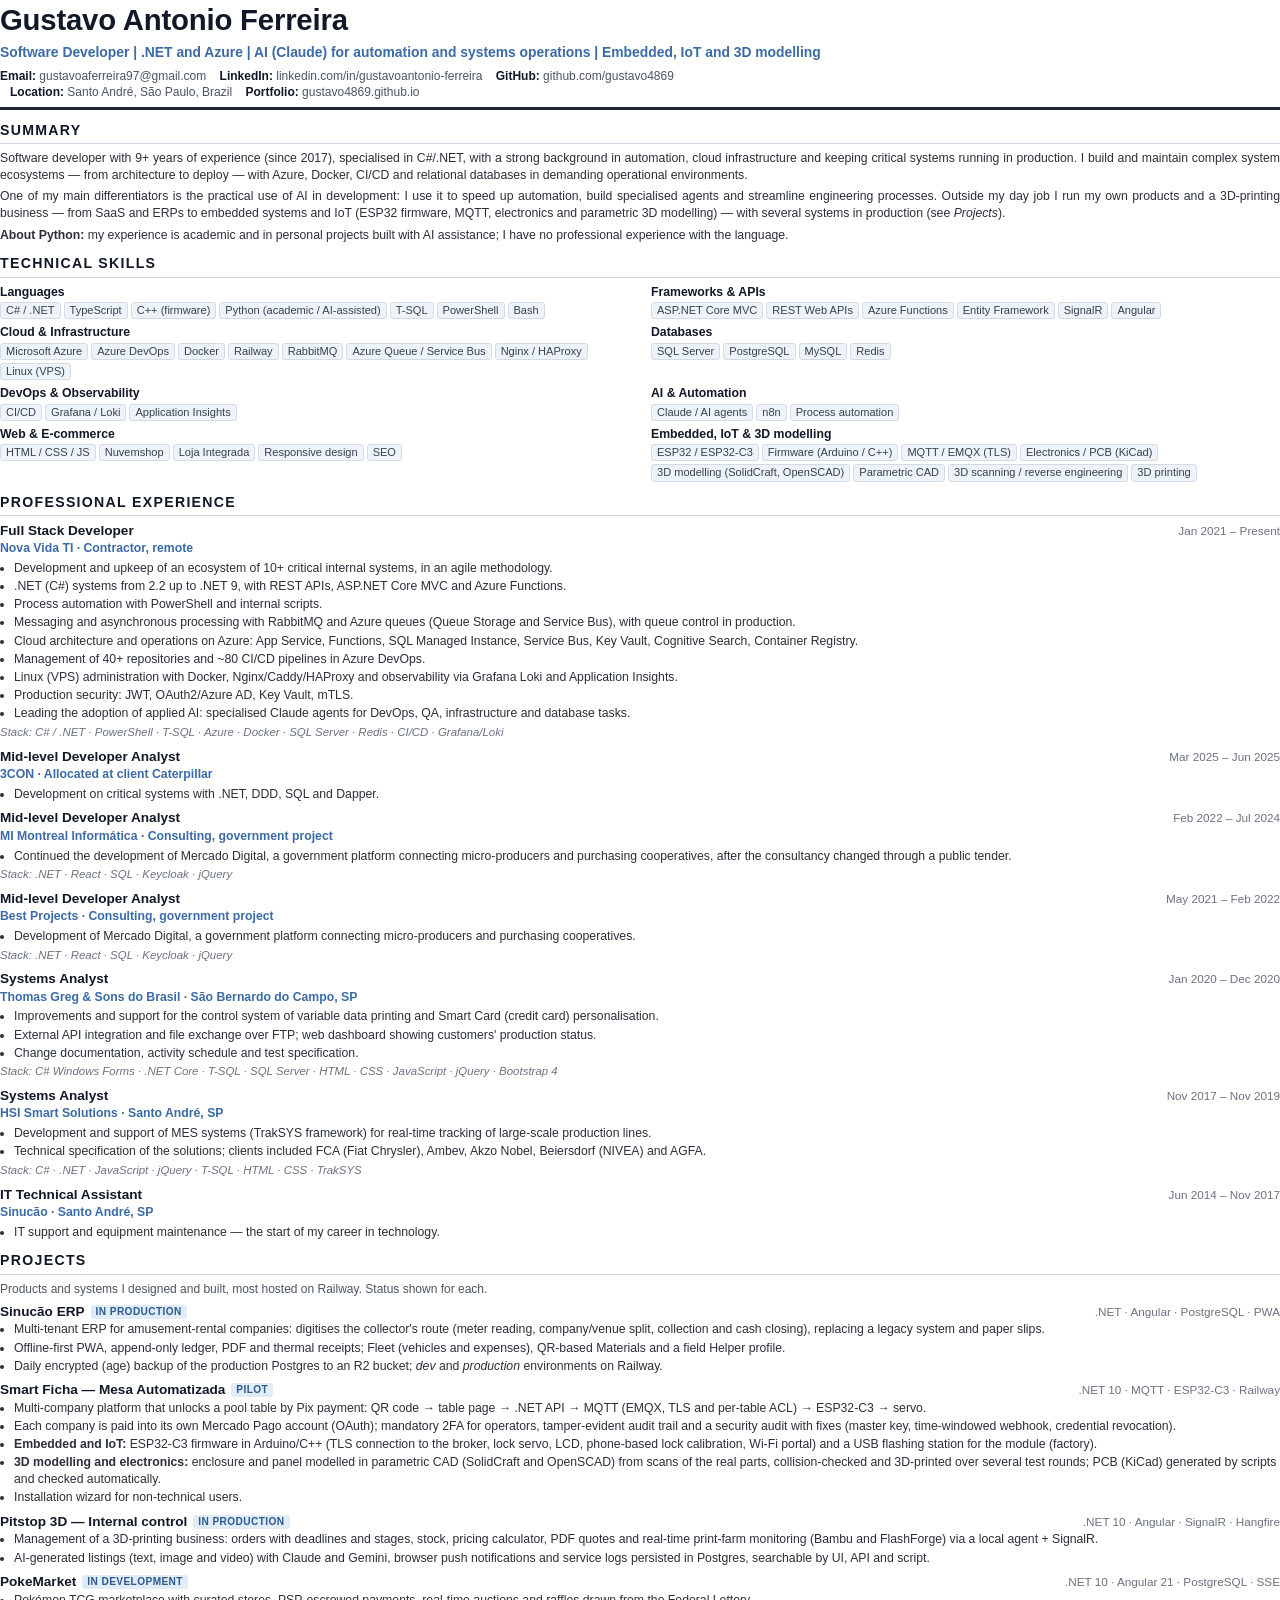
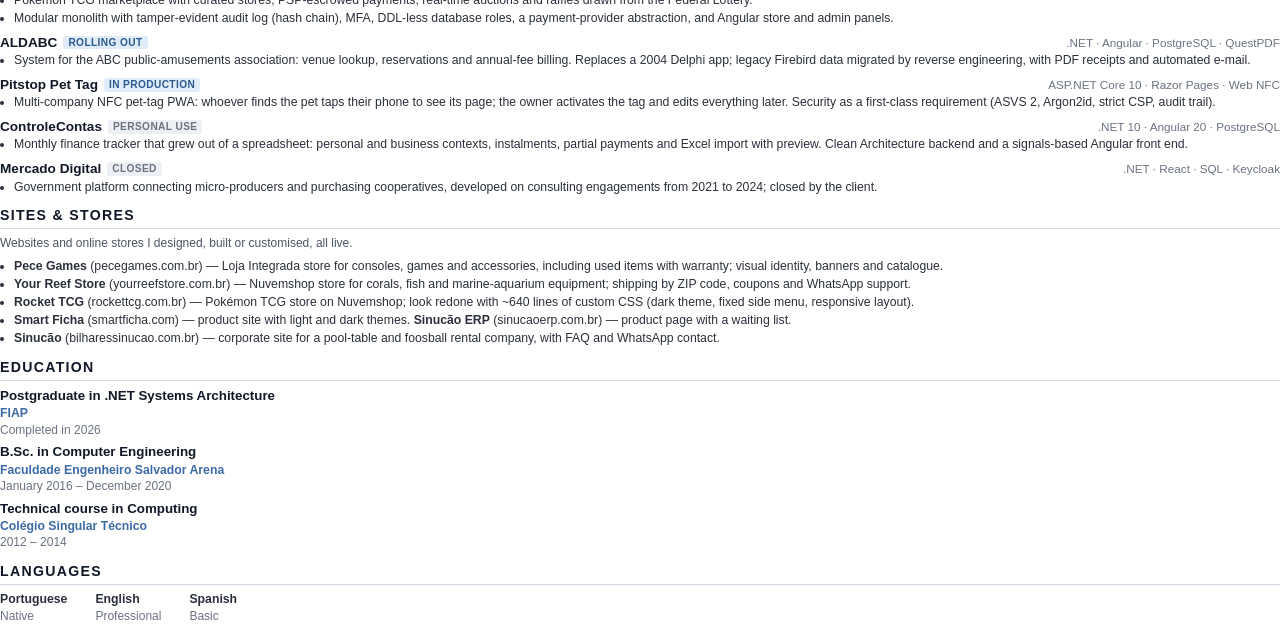
<file: cv/curriculo-en.html>
<!doctype html>
<html lang="en">
<head>
<meta charset="utf-8">
<title>Résumé — Gustavo Antonio Ferreira</title>
<link rel="stylesheet" href="cv.css">
</head>
<body>

<h1>Gustavo Antonio Ferreira</h1>
<div class="role">Software Developer | .NET and Azure | AI (Claude) for automation and systems operations | Embedded, IoT and 3D modelling</div>
<div class="contact"><b>Email:</b> gustavoaferreira97@gmail.com <b>LinkedIn:</b> linkedin.com/in/gustavoantonio-ferreira <b>GitHub:</b> github.com/gustavo4869<br><b>Location:</b> Santo André, São Paulo, Brazil <b>Portfolio:</b> gustavo4869.github.io</div>
<div class="rule"></div>

<h2>Summary</h2>
<p>Software developer with 9+ years of experience (since 2017), specialised in C#/.NET, with a strong background in automation, cloud infrastructure and keeping critical systems running in production. I build and maintain complex system ecosystems — from architecture to deploy — with Azure, Docker, CI/CD and relational databases in demanding operational environments.</p>
<p>One of my main differentiators is the practical use of AI in development: I use it to speed up automation, build specialised agents and streamline engineering processes. Outside my day job I run my own products and a 3D-printing business — from SaaS and ERPs to embedded systems and IoT (ESP32 firmware, MQTT, electronics and parametric 3D modelling) — with several systems in production (see <i>Projects</i>).</p>
<p><b>About Python:</b> my experience is academic and in personal projects built with AI assistance; I have no professional experience with the language.</p>

<h2>Technical skills</h2>
<div class="skills">
  <div><h3>Languages</h3><ul class="tags"><li>C# / .NET</li><li>TypeScript</li><li>C++ (firmware)</li><li>Python (academic / AI-assisted)</li><li>T-SQL</li><li>PowerShell</li><li>Bash</li></ul></div>
  <div><h3>Frameworks &amp; APIs</h3><ul class="tags"><li>ASP.NET Core MVC</li><li>REST Web APIs</li><li>Azure Functions</li><li>Entity Framework</li><li>SignalR</li><li>Angular</li></ul></div>
  <div><h3>Cloud &amp; Infrastructure</h3><ul class="tags"><li>Microsoft Azure</li><li>Azure DevOps</li><li>Docker</li><li>Railway</li><li>RabbitMQ</li><li>Azure Queue / Service Bus</li><li>Nginx / HAProxy</li><li>Linux (VPS)</li></ul></div>
  <div><h3>Databases</h3><ul class="tags"><li>SQL Server</li><li>PostgreSQL</li><li>MySQL</li><li>Redis</li></ul></div>
  <div><h3>DevOps &amp; Observability</h3><ul class="tags"><li>CI/CD</li><li>Grafana / Loki</li><li>Application Insights</li></ul></div>
  <div><h3>AI &amp; Automation</h3><ul class="tags"><li>Claude / AI agents</li><li>n8n</li><li>Process automation</li></ul></div>
  <div><h3>Web &amp; E-commerce</h3><ul class="tags"><li>HTML / CSS / JS</li><li>Nuvemshop</li><li>Loja Integrada</li><li>Responsive design</li><li>SEO</li></ul></div>
  <div><h3>Embedded, IoT &amp; 3D modelling</h3><ul class="tags"><li>ESP32 / ESP32-C3</li><li>Firmware (Arduino / C++)</li><li>MQTT / EMQX (TLS)</li><li>Electronics / PCB (KiCad)</li><li>3D modelling (SolidCraft, OpenSCAD)</li><li>Parametric CAD</li><li>3D scanning / reverse engineering</li><li>3D printing</li></ul></div>
</div>

<h2>Professional experience</h2>

<div class="job">
  <div class="head"><h3>Full Stack Developer</h3><span class="date">Jan 2021 – Present</span></div>
  <div class="org">Nova Vida TI · Contractor, remote</div>
  <ul class="b">
    <li>Development and upkeep of an ecosystem of 10+ critical internal systems, in an agile methodology.</li>
    <li>.NET (C#) systems from 2.2 up to .NET 9, with REST APIs, ASP.NET Core MVC and Azure Functions.</li>
    <li>Process automation with PowerShell and internal scripts.</li>
    <li>Messaging and asynchronous processing with RabbitMQ and Azure queues (Queue Storage and Service Bus), with queue control in production.</li>
    <li>Cloud architecture and operations on Azure: App Service, Functions, SQL Managed Instance, Service Bus, Key Vault, Cognitive Search, Container Registry.</li>
    <li>Management of 40+ repositories and ~80 CI/CD pipelines in Azure DevOps.</li>
    <li>Linux (VPS) administration with Docker, Nginx/Caddy/HAProxy and observability via Grafana Loki and Application Insights.</li>
    <li>Production security: JWT, OAuth2/Azure AD, Key Vault, mTLS.</li>
    <li>Leading the adoption of applied AI: specialised Claude agents for DevOps, QA, infrastructure and database tasks.</li>
  </ul>
  <div class="stack">Stack: C# / .NET · PowerShell · T-SQL · Azure · Docker · SQL Server · Redis · CI/CD · Grafana/Loki</div>
</div>

<div class="job">
  <div class="head"><h3>Mid-level Developer Analyst</h3><span class="date">Mar 2025 – Jun 2025</span></div>
  <div class="org">3CON · Allocated at client Caterpillar</div>
  <ul class="b"><li>Development on critical systems with .NET, DDD, SQL and Dapper.</li></ul>
</div>

<div class="job">
  <div class="head"><h3>Mid-level Developer Analyst</h3><span class="date">Feb 2022 – Jul 2024</span></div>
  <div class="org">MI Montreal Informática · Consulting, government project</div>
  <ul class="b">
    <li>Continued the development of Mercado Digital, a government platform connecting micro-producers and purchasing cooperatives, after the consultancy changed through a public tender.</li>
  </ul>
  <div class="stack">Stack: .NET · React · SQL · Keycloak · jQuery</div>
</div>

<div class="job">
  <div class="head"><h3>Mid-level Developer Analyst</h3><span class="date">May 2021 – Feb 2022</span></div>
  <div class="org">Best Projects · Consulting, government project</div>
  <ul class="b">
    <li>Development of Mercado Digital, a government platform connecting micro-producers and purchasing cooperatives.</li>
  </ul>
  <div class="stack">Stack: .NET · React · SQL · Keycloak · jQuery</div>
</div>

<div class="job">
  <div class="head"><h3>Systems Analyst</h3><span class="date">Jan 2020 – Dec 2020</span></div>
  <div class="org">Thomas Greg &amp; Sons do Brasil · São Bernardo do Campo, SP</div>
  <ul class="b">
    <li>Improvements and support for the control system of variable data printing and Smart Card (credit card) personalisation.</li>
    <li>External API integration and file exchange over FTP; web dashboard showing customers' production status.</li>
    <li>Change documentation, activity schedule and test specification.</li>
  </ul>
  <div class="stack">Stack: C# Windows Forms · .NET Core · T-SQL · SQL Server · HTML · CSS · JavaScript · jQuery · Bootstrap 4</div>
</div>

<div class="job">
  <div class="head"><h3>Systems Analyst</h3><span class="date">Nov 2017 – Nov 2019</span></div>
  <div class="org">HSI Smart Solutions · Santo André, SP</div>
  <ul class="b">
    <li>Development and support of MES systems (TrakSYS framework) for real-time tracking of large-scale production lines.</li>
    <li>Technical specification of the solutions; clients included FCA (Fiat Chrysler), Ambev, Akzo Nobel, Beiersdorf (NIVEA) and AGFA.</li>
  </ul>
  <div class="stack">Stack: C# · .NET · JavaScript · jQuery · T-SQL · HTML · CSS · TrakSYS</div>
</div>

<div class="job">
  <div class="head"><h3>IT Technical Assistant</h3><span class="date">Jun 2014 – Nov 2017</span></div>
  <div class="org">Sinucão · Santo André, SP</div>
  <ul class="b"><li>IT support and equipment maintenance — the start of my career in technology.</li></ul>
</div>

<h2>Projects</h2>
<p class="lead">Products and systems I designed and built, most hosted on Railway. Status shown for each.</p>

<div class="proj">
  <div class="head"><h3>Sinucão ERP<span class="badge">In production</span></h3><span class="date">.NET · Angular · PostgreSQL · PWA</span></div>
  <ul class="b">
    <li>Multi-tenant ERP for amusement-rental companies: digitises the collector's route (meter reading, company/venue split, collection and cash closing), replacing a legacy system and paper slips.</li>
    <li>Offline-first PWA, append-only ledger, PDF and thermal receipts; Fleet (vehicles and expenses), QR-based Materials and a field Helper profile.</li>
    <li>Daily encrypted (age) backup of the production Postgres to an R2 bucket; <i>dev</i> and <i>production</i> environments on Railway.</li>
  </ul>
</div>

<div class="proj">
  <div class="head"><h3>Smart Ficha — Mesa Automatizada<span class="badge">Pilot</span></h3><span class="date">.NET 10 · MQTT · ESP32-C3 · Railway</span></div>
  <ul class="b">
    <li>Multi-company platform that unlocks a pool table by Pix payment: QR code → table page → .NET API → MQTT (EMQX, TLS and per-table ACL) → ESP32-C3 → servo.</li>
    <li>Each company is paid into its own Mercado Pago account (OAuth); mandatory 2FA for operators, tamper-evident audit trail and a security audit with fixes (master key, time-windowed webhook, credential revocation).</li>
    <li><b>Embedded and IoT:</b> ESP32-C3 firmware in Arduino/C++ (TLS connection to the broker, lock servo, LCD, phone-based lock calibration, Wi-Fi portal) and a USB flashing station for the module (factory).</li>
    <li><b>3D modelling and electronics:</b> enclosure and panel modelled in parametric CAD (SolidCraft and OpenSCAD) from scans of the real parts, collision-checked and 3D-printed over several test rounds; PCB (KiCad) generated by scripts and checked automatically.</li>
    <li>Installation wizard for non-technical users.</li>
  </ul>
</div>

<div class="proj">
  <div class="head"><h3>Pitstop 3D — Internal control<span class="badge">In production</span></h3><span class="date">.NET 10 · Angular · SignalR · Hangfire</span></div>
  <ul class="b">
    <li>Management of a 3D-printing business: orders with deadlines and stages, stock, pricing calculator, PDF quotes and real-time print-farm monitoring (Bambu and FlashForge) via a local agent + SignalR.</li>
    <li>AI-generated listings (text, image and video) with Claude and Gemini, browser push notifications and service logs persisted in Postgres, searchable by UI, API and script.</li>
  </ul>
</div>

<div class="proj">
  <div class="head"><h3>PokeMarket<span class="badge">In development</span></h3><span class="date">.NET 10 · Angular 21 · PostgreSQL · SSE</span></div>
  <ul class="b">
    <li>Pokémon TCG marketplace with curated stores, PSP-escrowed payments, real-time auctions and raffles drawn from the Federal Lottery.</li>
    <li>Modular monolith with tamper-evident audit log (hash chain), MFA, DDL-less database roles, a payment-provider abstraction, and Angular store and admin panels.</li>
  </ul>
</div>

<div class="proj">
  <div class="head"><h3>ALDABC<span class="badge">Rolling out</span></h3><span class="date">.NET · Angular · PostgreSQL · QuestPDF</span></div>
  <ul class="b">
    <li>System for the ABC public-amusements association: venue lookup, reservations and annual-fee billing. Replaces a 2004 Delphi app; legacy Firebird data migrated by reverse engineering, with PDF receipts and automated e-mail.</li>
  </ul>
</div>

<div class="proj">
  <div class="head"><h3>Pitstop Pet Tag<span class="badge">In production</span></h3><span class="date">ASP.NET Core 10 · Razor Pages · Web NFC</span></div>
  <ul class="b">
    <li>Multi-company NFC pet-tag PWA: whoever finds the pet taps their phone to see its page; the owner activates the tag and edits everything later. Security as a first-class requirement (ASVS 2, Argon2id, strict CSP, audit trail).</li>
  </ul>
</div>

<div class="proj">
  <div class="head"><h3>ControleContas<span class="badge off">Personal use</span></h3><span class="date">.NET 10 · Angular 20 · PostgreSQL</span></div>
  <ul class="b">
    <li>Monthly finance tracker that grew out of a spreadsheet: personal and business contexts, instalments, partial payments and Excel import with preview. Clean Architecture backend and a signals-based Angular front end.</li>
  </ul>
</div>

<div class="proj">
  <div class="head"><h3>Mercado Digital<span class="badge off">Closed</span></h3><span class="date">.NET · React · SQL · Keycloak</span></div>
  <ul class="b">
    <li>Government platform connecting micro-producers and purchasing cooperatives, developed on consulting engagements from 2021 to 2024; closed by the client.</li>
  </ul>
</div>

<h2>Sites &amp; stores</h2>
<p class="lead">Websites and online stores I designed, built or customised, all live.</p>
<ul class="b">
  <li><b>Pece Games</b> (pecegames.com.br) — Loja Integrada store for consoles, games and accessories, including used items with warranty; visual identity, banners and catalogue.</li>
  <li><b>Your Reef Store</b> (yourreefstore.com.br) — Nuvemshop store for corals, fish and marine-aquarium equipment; shipping by ZIP code, coupons and WhatsApp support.</li>
  <li><b>Rocket TCG</b> (rockettcg.com.br) — Pokémon TCG store on Nuvemshop; look redone with ~640 lines of custom CSS (dark theme, fixed side menu, responsive layout).</li>
  <li><b>Smart Ficha</b> (smartficha.com) — product site with light and dark themes. <b>Sinucão ERP</b> (sinucaoerp.com.br) — product page with a waiting list.</li>
  <li><b>Sinucão</b> (bilharessinucao.com.br) — corporate site for a pool-table and foosball rental company, with FAQ and WhatsApp contact.</li>
</ul>

<h2>Education</h2>
<div class="edu">
  <div><h3>Postgraduate in .NET Systems Architecture</h3><div class="org">FIAP</div><span>Completed in 2026</span></div>
  <div><h3>B.Sc. in Computer Engineering</h3><div class="org">Faculdade Engenheiro Salvador Arena</div><span>January 2016 – December 2020</span></div>
  <div><h3>Technical course in Computing</h3><div class="org">Colégio Singular Técnico</div><span>2012 – 2014</span></div>
</div>

<h2>Languages</h2>
<div class="langs"><div><b>Portuguese</b><span>Native</span></div><div><b>English</b><span>Professional</span></div><div><b>Spanish</b><span>Basic</span></div></div>

</body>
</html>
</file>
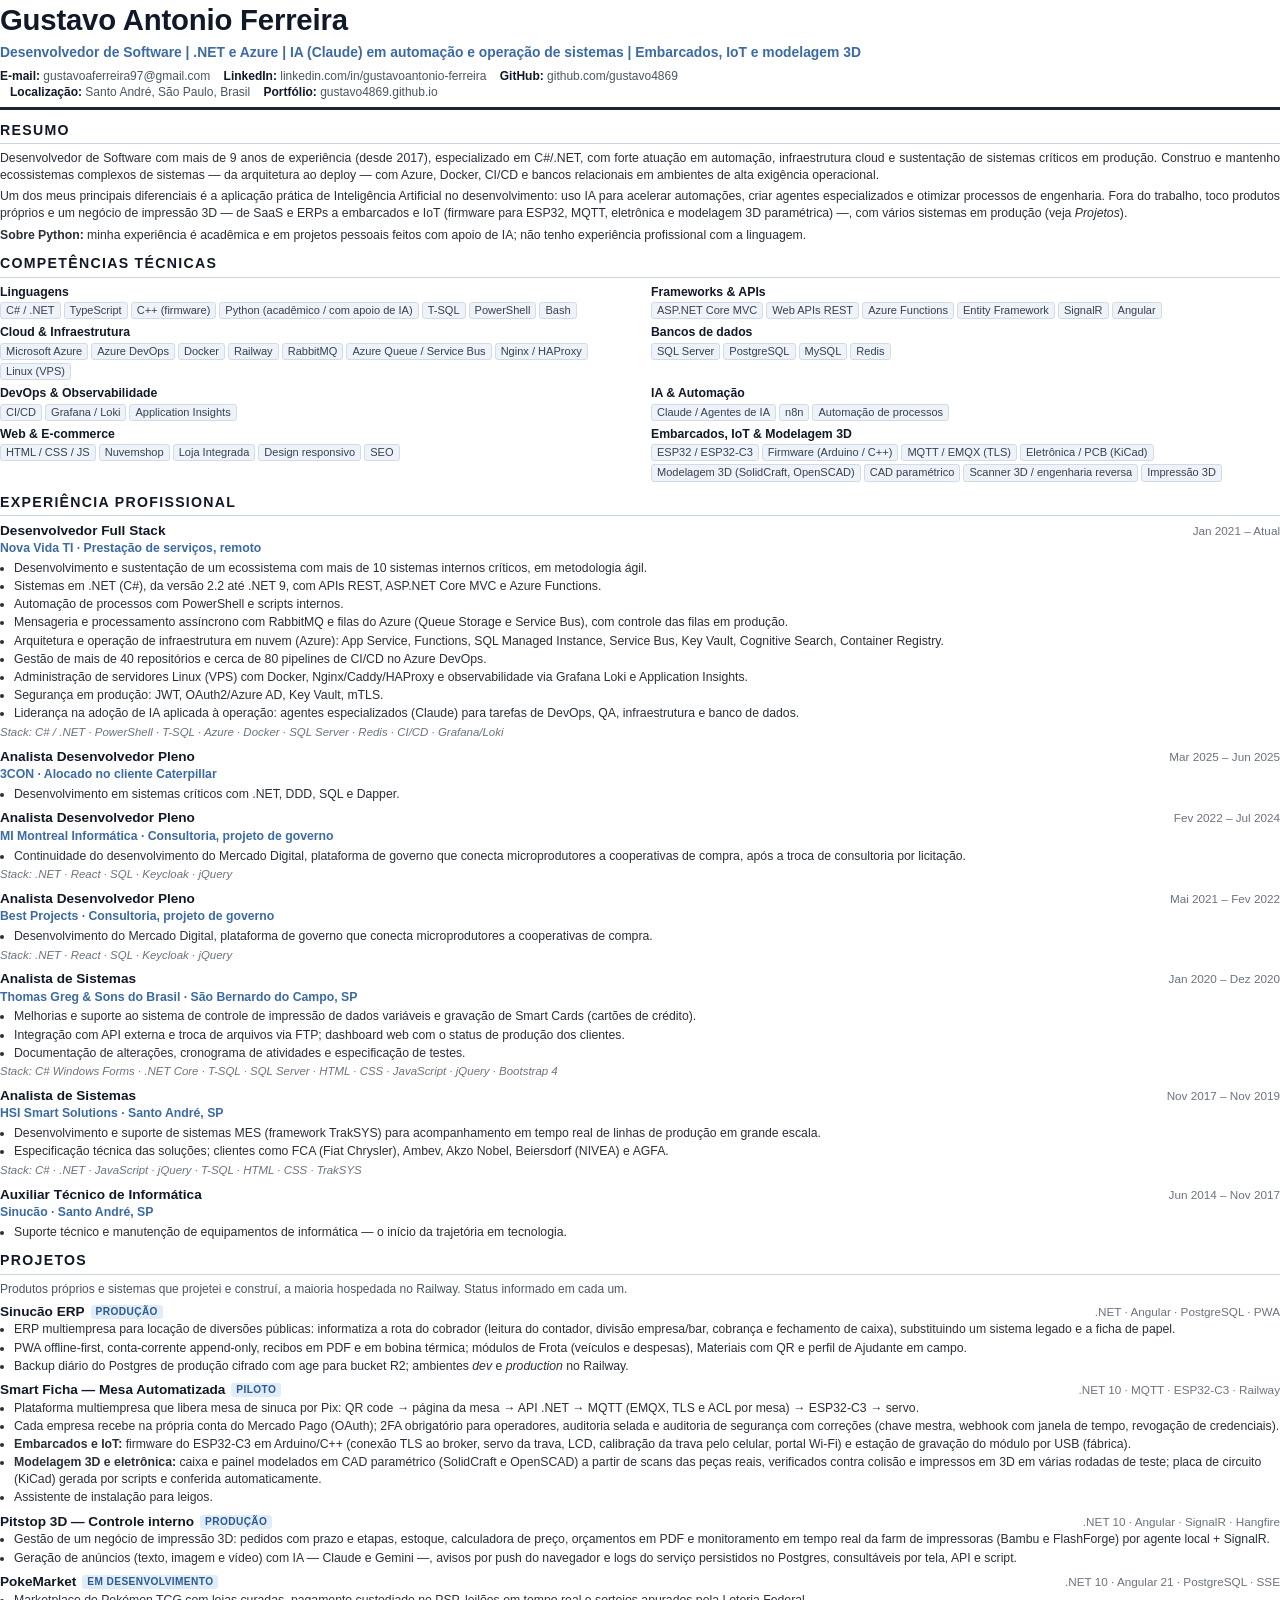
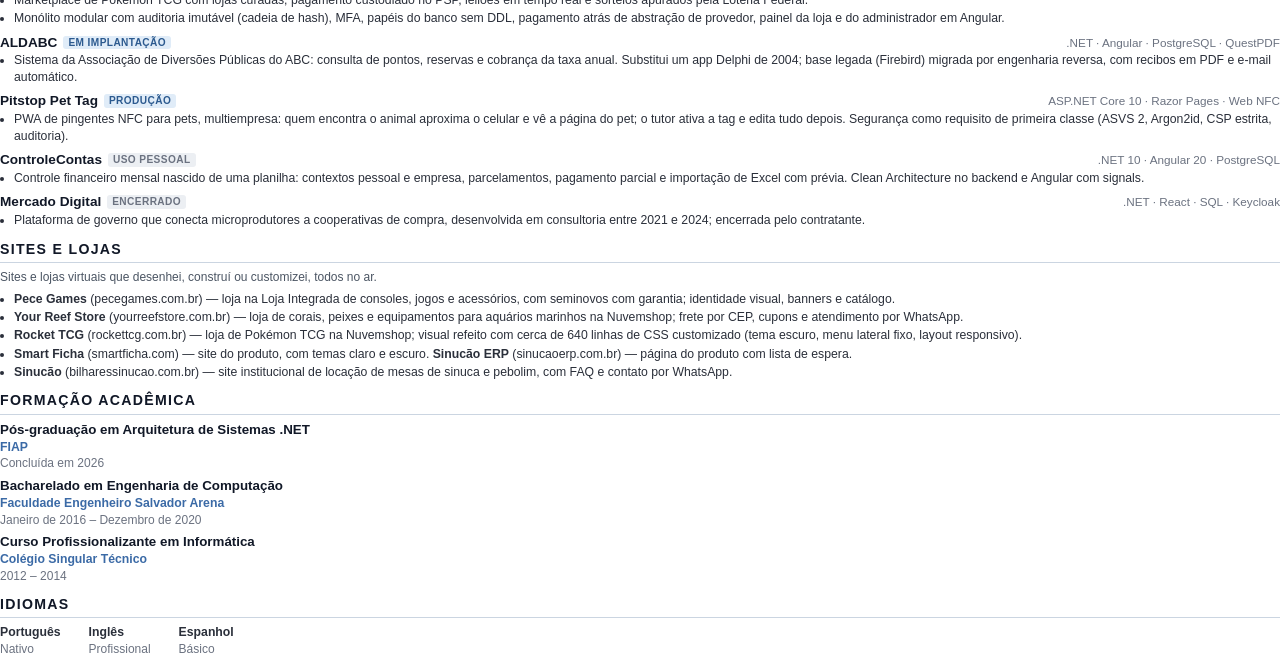
<file: cv/curriculo-pt.html>
<!doctype html>
<html lang="pt-BR">
<head>
<meta charset="utf-8">
<title>Currículo — Gustavo Antonio Ferreira</title>
<link rel="stylesheet" href="cv.css">
</head>
<body>

<h1>Gustavo Antonio Ferreira</h1>
<div class="role">Desenvolvedor de Software | .NET e Azure | IA (Claude) em automação e operação de sistemas | Embarcados, IoT e modelagem 3D</div>
<div class="contact"><b>E-mail:</b> gustavoaferreira97@gmail.com <b>LinkedIn:</b> linkedin.com/in/gustavoantonio-ferreira <b>GitHub:</b> github.com/gustavo4869<br><b>Localização:</b> Santo André, São Paulo, Brasil <b>Portfólio:</b> gustavo4869.github.io</div>
<div class="rule"></div>

<h2>Resumo</h2>
<p>Desenvolvedor de Software com mais de 9 anos de experiência (desde 2017), especializado em C#/.NET, com forte atuação em automação, infraestrutura cloud e sustentação de sistemas críticos em produção. Construo e mantenho ecossistemas complexos de sistemas — da arquitetura ao deploy — com Azure, Docker, CI/CD e bancos relacionais em ambientes de alta exigência operacional.</p>
<p>Um dos meus principais diferenciais é a aplicação prática de Inteligência Artificial no desenvolvimento: uso IA para acelerar automações, criar agentes especializados e otimizar processos de engenharia. Fora do trabalho, toco produtos próprios e um negócio de impressão 3D — de SaaS e ERPs a embarcados e IoT (firmware para ESP32, MQTT, eletrônica e modelagem 3D paramétrica) —, com vários sistemas em produção (veja <i>Projetos</i>).</p>
<p><b>Sobre Python:</b> minha experiência é acadêmica e em projetos pessoais feitos com apoio de IA; não tenho experiência profissional com a linguagem.</p>

<h2>Competências técnicas</h2>
<div class="skills">
  <div><h3>Linguagens</h3><ul class="tags"><li>C# / .NET</li><li>TypeScript</li><li>C++ (firmware)</li><li>Python (acadêmico / com apoio de IA)</li><li>T-SQL</li><li>PowerShell</li><li>Bash</li></ul></div>
  <div><h3>Frameworks &amp; APIs</h3><ul class="tags"><li>ASP.NET Core MVC</li><li>Web APIs REST</li><li>Azure Functions</li><li>Entity Framework</li><li>SignalR</li><li>Angular</li></ul></div>
  <div><h3>Cloud &amp; Infraestrutura</h3><ul class="tags"><li>Microsoft Azure</li><li>Azure DevOps</li><li>Docker</li><li>Railway</li><li>RabbitMQ</li><li>Azure Queue / Service Bus</li><li>Nginx / HAProxy</li><li>Linux (VPS)</li></ul></div>
  <div><h3>Bancos de dados</h3><ul class="tags"><li>SQL Server</li><li>PostgreSQL</li><li>MySQL</li><li>Redis</li></ul></div>
  <div><h3>DevOps &amp; Observabilidade</h3><ul class="tags"><li>CI/CD</li><li>Grafana / Loki</li><li>Application Insights</li></ul></div>
  <div><h3>IA &amp; Automação</h3><ul class="tags"><li>Claude / Agentes de IA</li><li>n8n</li><li>Automação de processos</li></ul></div>
  <div><h3>Web &amp; E-commerce</h3><ul class="tags"><li>HTML / CSS / JS</li><li>Nuvemshop</li><li>Loja Integrada</li><li>Design responsivo</li><li>SEO</li></ul></div>
  <div><h3>Embarcados, IoT &amp; Modelagem 3D</h3><ul class="tags"><li>ESP32 / ESP32-C3</li><li>Firmware (Arduino / C++)</li><li>MQTT / EMQX (TLS)</li><li>Eletrônica / PCB (KiCad)</li><li>Modelagem 3D (SolidCraft, OpenSCAD)</li><li>CAD paramétrico</li><li>Scanner 3D / engenharia reversa</li><li>Impressão 3D</li></ul></div>
</div>

<h2>Experiência profissional</h2>

<div class="job">
  <div class="head"><h3>Desenvolvedor Full Stack</h3><span class="date">Jan 2021 – Atual</span></div>
  <div class="org">Nova Vida TI · Prestação de serviços, remoto</div>
  <ul class="b">
    <li>Desenvolvimento e sustentação de um ecossistema com mais de 10 sistemas internos críticos, em metodologia ágil.</li>
    <li>Sistemas em .NET (C#), da versão 2.2 até .NET 9, com APIs REST, ASP.NET Core MVC e Azure Functions.</li>
    <li>Automação de processos com PowerShell e scripts internos.</li>
    <li>Mensageria e processamento assíncrono com RabbitMQ e filas do Azure (Queue Storage e Service Bus), com controle das filas em produção.</li>
    <li>Arquitetura e operação de infraestrutura em nuvem (Azure): App Service, Functions, SQL Managed Instance, Service Bus, Key Vault, Cognitive Search, Container Registry.</li>
    <li>Gestão de mais de 40 repositórios e cerca de 80 pipelines de CI/CD no Azure DevOps.</li>
    <li>Administração de servidores Linux (VPS) com Docker, Nginx/Caddy/HAProxy e observabilidade via Grafana Loki e Application Insights.</li>
    <li>Segurança em produção: JWT, OAuth2/Azure AD, Key Vault, mTLS.</li>
    <li>Liderança na adoção de IA aplicada à operação: agentes especializados (Claude) para tarefas de DevOps, QA, infraestrutura e banco de dados.</li>
  </ul>
  <div class="stack">Stack: C# / .NET · PowerShell · T-SQL · Azure · Docker · SQL Server · Redis · CI/CD · Grafana/Loki</div>
</div>

<div class="job">
  <div class="head"><h3>Analista Desenvolvedor Pleno</h3><span class="date">Mar 2025 – Jun 2025</span></div>
  <div class="org">3CON · Alocado no cliente Caterpillar</div>
  <ul class="b"><li>Desenvolvimento em sistemas críticos com .NET, DDD, SQL e Dapper.</li></ul>
</div>

<div class="job">
  <div class="head"><h3>Analista Desenvolvedor Pleno</h3><span class="date">Fev 2022 – Jul 2024</span></div>
  <div class="org">MI Montreal Informática · Consultoria, projeto de governo</div>
  <ul class="b">
    <li>Continuidade do desenvolvimento do Mercado Digital, plataforma de governo que conecta microprodutores a cooperativas de compra, após a troca de consultoria por licitação.</li>
  </ul>
  <div class="stack">Stack: .NET · React · SQL · Keycloak · jQuery</div>
</div>

<div class="job">
  <div class="head"><h3>Analista Desenvolvedor Pleno</h3><span class="date">Mai 2021 – Fev 2022</span></div>
  <div class="org">Best Projects · Consultoria, projeto de governo</div>
  <ul class="b">
    <li>Desenvolvimento do Mercado Digital, plataforma de governo que conecta microprodutores a cooperativas de compra.</li>
  </ul>
  <div class="stack">Stack: .NET · React · SQL · Keycloak · jQuery</div>
</div>

<div class="job">
  <div class="head"><h3>Analista de Sistemas</h3><span class="date">Jan 2020 – Dez 2020</span></div>
  <div class="org">Thomas Greg &amp; Sons do Brasil · São Bernardo do Campo, SP</div>
  <ul class="b">
    <li>Melhorias e suporte ao sistema de controle de impressão de dados variáveis e gravação de Smart Cards (cartões de crédito).</li>
    <li>Integração com API externa e troca de arquivos via FTP; dashboard web com o status de produção dos clientes.</li>
    <li>Documentação de alterações, cronograma de atividades e especificação de testes.</li>
  </ul>
  <div class="stack">Stack: C# Windows Forms · .NET Core · T-SQL · SQL Server · HTML · CSS · JavaScript · jQuery · Bootstrap 4</div>
</div>

<div class="job">
  <div class="head"><h3>Analista de Sistemas</h3><span class="date">Nov 2017 – Nov 2019</span></div>
  <div class="org">HSI Smart Solutions · Santo André, SP</div>
  <ul class="b">
    <li>Desenvolvimento e suporte de sistemas MES (framework TrakSYS) para acompanhamento em tempo real de linhas de produção em grande escala.</li>
    <li>Especificação técnica das soluções; clientes como FCA (Fiat Chrysler), Ambev, Akzo Nobel, Beiersdorf (NIVEA) e AGFA.</li>
  </ul>
  <div class="stack">Stack: C# · .NET · JavaScript · jQuery · T-SQL · HTML · CSS · TrakSYS</div>
</div>

<div class="job">
  <div class="head"><h3>Auxiliar Técnico de Informática</h3><span class="date">Jun 2014 – Nov 2017</span></div>
  <div class="org">Sinucão · Santo André, SP</div>
  <ul class="b"><li>Suporte técnico e manutenção de equipamentos de informática — o início da trajetória em tecnologia.</li></ul>
</div>

<h2>Projetos</h2>
<p class="lead">Produtos próprios e sistemas que projetei e construí, a maioria hospedada no Railway. Status informado em cada um.</p>

<div class="proj">
  <div class="head"><h3>Sinucão ERP<span class="badge">Produção</span></h3><span class="date">.NET · Angular · PostgreSQL · PWA</span></div>
  <ul class="b">
    <li>ERP multiempresa para locação de diversões públicas: informatiza a rota do cobrador (leitura do contador, divisão empresa/bar, cobrança e fechamento de caixa), substituindo um sistema legado e a ficha de papel.</li>
    <li>PWA offline-first, conta-corrente append-only, recibos em PDF e em bobina térmica; módulos de Frota (veículos e despesas), Materiais com QR e perfil de Ajudante em campo.</li>
    <li>Backup diário do Postgres de produção cifrado com age para bucket R2; ambientes <i>dev</i> e <i>production</i> no Railway.</li>
  </ul>
</div>

<div class="proj">
  <div class="head"><h3>Smart Ficha — Mesa Automatizada<span class="badge">Piloto</span></h3><span class="date">.NET 10 · MQTT · ESP32-C3 · Railway</span></div>
  <ul class="b">
    <li>Plataforma multiempresa que libera mesa de sinuca por Pix: QR code → página da mesa → API .NET → MQTT (EMQX, TLS e ACL por mesa) → ESP32-C3 → servo.</li>
    <li>Cada empresa recebe na própria conta do Mercado Pago (OAuth); 2FA obrigatório para operadores, auditoria selada e auditoria de segurança com correções (chave mestra, webhook com janela de tempo, revogação de credenciais).</li>
    <li><b>Embarcados e IoT:</b> firmware do ESP32-C3 em Arduino/C++ (conexão TLS ao broker, servo da trava, LCD, calibração da trava pelo celular, portal Wi-Fi) e estação de gravação do módulo por USB (fábrica).</li>
    <li><b>Modelagem 3D e eletrônica:</b> caixa e painel modelados em CAD paramétrico (SolidCraft e OpenSCAD) a partir de scans das peças reais, verificados contra colisão e impressos em 3D em várias rodadas de teste; placa de circuito (KiCad) gerada por scripts e conferida automaticamente.</li>
    <li>Assistente de instalação para leigos.</li>
  </ul>
</div>

<div class="proj">
  <div class="head"><h3>Pitstop 3D — Controle interno<span class="badge">Produção</span></h3><span class="date">.NET 10 · Angular · SignalR · Hangfire</span></div>
  <ul class="b">
    <li>Gestão de um negócio de impressão 3D: pedidos com prazo e etapas, estoque, calculadora de preço, orçamentos em PDF e monitoramento em tempo real da farm de impressoras (Bambu e FlashForge) por agente local + SignalR.</li>
    <li>Geração de anúncios (texto, imagem e vídeo) com IA — Claude e Gemini —, avisos por push do navegador e logs do serviço persistidos no Postgres, consultáveis por tela, API e script.</li>
  </ul>
</div>

<div class="proj">
  <div class="head"><h3>PokeMarket<span class="badge">Em desenvolvimento</span></h3><span class="date">.NET 10 · Angular 21 · PostgreSQL · SSE</span></div>
  <ul class="b">
    <li>Marketplace de Pokémon TCG com lojas curadas, pagamento custodiado no PSP, leilões em tempo real e sorteios apurados pela Loteria Federal.</li>
    <li>Monólito modular com auditoria imutável (cadeia de hash), MFA, papéis do banco sem DDL, pagamento atrás de abstração de provedor, painel da loja e do administrador em Angular.</li>
  </ul>
</div>

<div class="proj">
  <div class="head"><h3>ALDABC<span class="badge">Em implantação</span></h3><span class="date">.NET · Angular · PostgreSQL · QuestPDF</span></div>
  <ul class="b">
    <li>Sistema da Associação de Diversões Públicas do ABC: consulta de pontos, reservas e cobrança da taxa anual. Substitui um app Delphi de 2004; base legada (Firebird) migrada por engenharia reversa, com recibos em PDF e e-mail automático.</li>
  </ul>
</div>

<div class="proj">
  <div class="head"><h3>Pitstop Pet Tag<span class="badge">Produção</span></h3><span class="date">ASP.NET Core 10 · Razor Pages · Web NFC</span></div>
  <ul class="b">
    <li>PWA de pingentes NFC para pets, multiempresa: quem encontra o animal aproxima o celular e vê a página do pet; o tutor ativa a tag e edita tudo depois. Segurança como requisito de primeira classe (ASVS 2, Argon2id, CSP estrita, auditoria).</li>
  </ul>
</div>

<div class="proj">
  <div class="head"><h3>ControleContas<span class="badge off">Uso pessoal</span></h3><span class="date">.NET 10 · Angular 20 · PostgreSQL</span></div>
  <ul class="b">
    <li>Controle financeiro mensal nascido de uma planilha: contextos pessoal e empresa, parcelamentos, pagamento parcial e importação de Excel com prévia. Clean Architecture no backend e Angular com signals.</li>
  </ul>
</div>

<div class="proj">
  <div class="head"><h3>Mercado Digital<span class="badge off">Encerrado</span></h3><span class="date">.NET · React · SQL · Keycloak</span></div>
  <ul class="b">
    <li>Plataforma de governo que conecta microprodutores a cooperativas de compra, desenvolvida em consultoria entre 2021 e 2024; encerrada pelo contratante.</li>
  </ul>
</div>

<h2>Sites e lojas</h2>
<p class="lead">Sites e lojas virtuais que desenhei, construí ou customizei, todos no ar.</p>
<ul class="b">
  <li><b>Pece Games</b> (pecegames.com.br) — loja na Loja Integrada de consoles, jogos e acessórios, com seminovos com garantia; identidade visual, banners e catálogo.</li>
  <li><b>Your Reef Store</b> (yourreefstore.com.br) — loja de corais, peixes e equipamentos para aquários marinhos na Nuvemshop; frete por CEP, cupons e atendimento por WhatsApp.</li>
  <li><b>Rocket TCG</b> (rockettcg.com.br) — loja de Pokémon TCG na Nuvemshop; visual refeito com cerca de 640 linhas de CSS customizado (tema escuro, menu lateral fixo, layout responsivo).</li>
  <li><b>Smart Ficha</b> (smartficha.com) — site do produto, com temas claro e escuro. <b>Sinucão ERP</b> (sinucaoerp.com.br) — página do produto com lista de espera.</li>
  <li><b>Sinucão</b> (bilharessinucao.com.br) — site institucional de locação de mesas de sinuca e pebolim, com FAQ e contato por WhatsApp.</li>
</ul>

<h2>Formação acadêmica</h2>
<div class="edu">
  <div><h3>Pós-graduação em Arquitetura de Sistemas .NET</h3><div class="org">FIAP</div><span>Concluída em 2026</span></div>
  <div><h3>Bacharelado em Engenharia de Computação</h3><div class="org">Faculdade Engenheiro Salvador Arena</div><span>Janeiro de 2016 – Dezembro de 2020</span></div>
  <div><h3>Curso Profissionalizante em Informática</h3><div class="org">Colégio Singular Técnico</div><span>2012 – 2014</span></div>
</div>

<h2>Idiomas</h2>
<div class="langs"><div><b>Português</b><span>Nativo</span></div><div><b>Inglês</b><span>Profissional</span></div><div><b>Espanhol</b><span>Básico</span></div></div>

</body>
</html>
</file>
<file: css/style.css>
:root {
  --bg: #0d1117;
  --bg-2: #111826;
  --card: #151d2c;
  --line: #223049;
  --text: #e6edf3;
  --muted: #8b9bb4;
  --accent: #38bdf8;
  --accent-2: #22d3ee;
  --radius: 14px;
  --mono: ui-monospace, "Cascadia Code", "SF Mono", Consolas, monospace;
  --sans: system-ui, -apple-system, "Segoe UI", Roboto, "Helvetica Neue", Arial, sans-serif;
}

* { box-sizing: border-box; }
html { scroll-behavior: smooth; scroll-padding-top: 72px; }
body {
  margin: 0;
  background: var(--bg);
  color: var(--text);
  font-family: var(--sans);
  line-height: 1.65;
  -webkit-font-smoothing: antialiased;
}
a { color: var(--accent); text-decoration: none; }
a:hover { text-decoration: underline; }
ul, ol { margin: 0; padding: 0; list-style: none; }
h1, h2, h3, p { margin: 0; }
.mono { font-family: var(--mono); }
.wrap { width: min(1080px, 100% - 32px); margin-inline: auto; }

/* ---------- nav ---------- */
.nav {
  position: sticky; top: 0; z-index: 10;
  background: rgba(13, 17, 23, .85);
  backdrop-filter: blur(10px);
  border-bottom: 1px solid var(--line);
}
.nav__in { display: flex; align-items: center; gap: 24px; height: 60px; }
.brand { font-family: var(--mono); font-weight: 700; color: var(--text); font-size: 1.1rem; }
.brand span { color: var(--accent); }
.brand:hover { text-decoration: none; }
.nav__links { display: flex; gap: 22px; margin-left: auto; }
.nav__links a { color: var(--muted); font-size: .92rem; }
.nav__links a:hover { color: var(--text); text-decoration: none; }
.lang {
  font: 600 .8rem var(--mono);
  color: var(--accent);
  background: transparent;
  border: 1px solid var(--line);
  border-radius: 8px;
  padding: 6px 10px;
  cursor: pointer;
}
.lang:hover { border-color: var(--accent); }

/* ---------- hero ---------- */
.hero {
  padding: clamp(64px, 12vw, 132px) 0 clamp(56px, 9vw, 96px);
  background:
    radial-gradient(900px 420px at 85% -10%, rgba(56, 189, 248, .14), transparent 60%),
    radial-gradient(600px 300px at 0% 100%, rgba(34, 211, 238, .06), transparent 60%);
  border-bottom: 1px solid var(--line);
}
.eyebrow { color: var(--accent); font-size: .95rem; margin-bottom: 8px; }
h1 { font-size: clamp(2.2rem, 6vw, 4rem); line-height: 1.08; letter-spacing: -.02em; }
.hero__role { margin-top: 18px; max-width: 640px; font-size: clamp(1.05rem, 2vw, 1.25rem); color: var(--muted); }
.hero__meta { margin-top: 18px; font-size: .88rem; color: var(--muted); }
.hero__meta i { font-style: normal; margin: 0 8px; opacity: .6; }
.hero__meta #years { color: var(--accent); }

.cta { display: flex; flex-wrap: wrap; gap: 12px; margin-top: 30px; }
.btn {
  display: inline-block;
  padding: 11px 20px;
  border-radius: 10px;
  border: 1px solid var(--line);
  color: var(--text);
  font-weight: 600;
  font-size: .95rem;
  transition: border-color .15s, transform .15s, background .15s;
}
.btn:hover { text-decoration: none; border-color: var(--accent); transform: translateY(-1px); }
.btn--primary { background: var(--accent); border-color: var(--accent); color: #04121c; }
.btn--primary:hover { background: var(--accent-2); border-color: var(--accent-2); }
.btn--ghost { border-color: transparent; color: var(--accent); }

/* ---------- sections ---------- */
.sec { padding: clamp(56px, 8vw, 96px) 0; border-bottom: 1px solid var(--line); }
.sec:nth-of-type(even) { background: var(--bg-2); }
h2 { font-size: clamp(1.5rem, 3vw, 2rem); margin-bottom: 28px; letter-spacing: -.01em; }
h2 .mono { color: var(--accent); font-size: .9em; margin-right: 6px; }
.lead { color: var(--muted); max-width: 640px; margin: -12px 0 32px; }

.about { display: grid; gap: 16px; max-width: 760px; color: #c9d4e3; }
.about strong { color: var(--text); }
.about .note { font-size: .92em; color: #9fb0c6; border-left: 3px solid var(--accent, #38bdf8); padding-left: 12px; }

.stats {
  display: grid; grid-template-columns: repeat(auto-fit, minmax(170px, 1fr));
  gap: 14px; margin-top: 40px;
}
.stats li {
  background: var(--card); border: 1px solid var(--line); border-radius: var(--radius);
  padding: 18px 20px; display: flex; flex-direction: column; gap: 4px;
}
.stats b { font: 700 1.9rem var(--mono); color: var(--accent); }
.stats span { color: var(--muted); font-size: .88rem; line-height: 1.4; }

/* ---------- projects ---------- */
.grid { display: grid; grid-template-columns: repeat(auto-fill, minmax(310px, 1fr)); gap: 20px; }
.card {
  background: var(--card); border: 1px solid var(--line); border-radius: var(--radius);
  overflow: hidden; display: flex; flex-direction: column;
  transition: transform .18s, border-color .18s;
}
.card:hover { transform: translateY(-3px); border-color: rgba(56, 189, 248, .5); }

/* moldura de janela para os prints */
.shot {
  position: relative; aspect-ratio: 16 / 9;
  background: linear-gradient(135deg, #0f1a2b, #14243b 60%, #0f1a2b);
  border-bottom: 1px solid var(--line);
  display: grid; place-items: center;
  overflow: hidden;
}
.shot::before {
  content: attr(data-initials);
  position: absolute; font: 800 5rem var(--mono); color: rgba(56, 189, 248, .09);
}
.shot img { position: absolute; inset: 28px 0 0 0; width: 100%; height: calc(100% - 28px); object-fit: cover; object-position: top; }
.shot__bar { position: absolute; top: 0; left: 0; right: 0; height: 28px; background: #0b1220; display: flex; align-items: center; gap: 6px; padding-left: 12px; z-index: 1; }
.shot__bar i { width: 9px; height: 9px; border-radius: 50%; background: #2a3a56; }
.shot em { font: .78rem var(--mono); color: var(--muted); font-style: normal; z-index: 1; margin-top: 28px; }

.card__body { padding: 18px 20px 20px; display: flex; flex-direction: column; gap: 10px; flex: 1; }
.card h3 { font-size: 1.1rem; }
.card p { color: var(--muted); font-size: .93rem; }

.badge {
  align-self: flex-start;
  font: 600 .68rem var(--mono); letter-spacing: .06em; text-transform: uppercase;
  color: #86efac; background: rgba(34, 197, 94, .1); border: 1px solid rgba(34, 197, 94, .3);
  border-radius: 6px; padding: 2px 8px;
}

.badge--off { color: var(--muted); background: rgba(139, 155, 180, .1); border-color: rgba(139, 155, 180, .3); }

.tags { display: flex; flex-wrap: wrap; gap: 6px; margin-top: auto; padding-top: 4px; }
.tags li {
  font: .76rem var(--mono); color: var(--accent);
  background: rgba(56, 189, 248, .08); border: 1px solid rgba(56, 189, 248, .2);
  border-radius: 999px; padding: 2px 10px;
}

/* ---------- timeline ---------- */
.timeline { border-left: 2px solid var(--line); margin-left: 6px; display: grid; gap: 36px; }
.timeline > li { position: relative; padding-left: 28px; }
.timeline > li::before {
  content: ""; position: absolute; left: -7px; top: 8px; width: 12px; height: 12px;
  border-radius: 50%; background: var(--bg); border: 2px solid var(--accent);
}
.sec:nth-of-type(even) .timeline > li::before { background: var(--bg-2); }
.tl__head { display: flex; flex-wrap: wrap; justify-content: space-between; align-items: baseline; gap: 4px 16px; }
.tl__head h3 { font-size: 1.15rem; }
.tl__date { color: var(--muted); font-size: .82rem; }
.tl__org { color: var(--accent); font-size: .92rem; margin: 2px 0 10px; }
.timeline ul { display: grid; gap: 6px; color: #c9d4e3; font-size: .95rem; }
.timeline ul li { position: relative; padding-left: 16px; }
.timeline ul li::before { content: "›"; position: absolute; left: 0; color: var(--accent); }

.sub { font-size: 1.1rem; margin: 56px 0 16px; }
.edu, .langs { display: grid; gap: 12px; }
.edu li { display: flex; flex-direction: column; }
.edu span, .langs span { color: var(--muted); font-size: .9rem; }
.langs { grid-template-columns: repeat(auto-fit, minmax(140px, 1fr)); max-width: 520px; }
.langs li { display: flex; flex-direction: column; background: var(--card); border: 1px solid var(--line); border-radius: 10px; padding: 12px 16px; }

/* ---------- skills ---------- */
.skills { display: grid; grid-template-columns: repeat(auto-fit, minmax(280px, 1fr)); gap: 28px 32px; }
.skills h3 { font-size: .9rem; color: var(--muted); font-weight: 600; text-transform: uppercase; letter-spacing: .06em; margin-bottom: 10px; }
.skills .tags { margin-top: 0; }
.skills .tags li { font-size: .82rem; padding: 4px 12px; }

/* ---------- footer ---------- */
.sec--contact { border-bottom: 0; }
.foot { border-top: 1px solid var(--line); padding: 24px 0; color: var(--muted); font-size: .8rem; }
.foot .wrap { display: flex; flex-wrap: wrap; justify-content: space-between; gap: 8px; }

/* ---------- reveal ---------- */
.js .reveal { opacity: 0; transform: translateY(14px); transition: opacity .5s, transform .5s; }
.js .reveal.in { opacity: 1; transform: none; }

@media (max-width: 720px) {
  .nav__links { display: none; }
  .lang { margin-left: auto; }
}
@media (prefers-reduced-motion: reduce) {
  html { scroll-behavior: auto; }
  .js .reveal { opacity: 1; transform: none; transition: none; }
  .card, .btn { transition: none; }
}

/* ---------- sites e lojas ---------- */
a.shot { display: grid; text-decoration: none; }
a.shot:hover { text-decoration: none; }
.card__link { font: .8rem var(--mono); color: var(--accent); margin-top: 2px; }
</file>
<file: cv/cv.css>
@page { size: A4; margin: 12mm 15mm 12mm 15mm; }
* { box-sizing: border-box; }
html { -webkit-print-color-adjust: exact; print-color-adjust: exact; }
body { margin: 0; font: 9.2pt/1.36 Arial, Helvetica, sans-serif; color: #2a2f3a; }
h1 { margin: 0; font-size: 22pt; color: #111827; letter-spacing: -.2px; }
.role { margin: 3px 0 6px; font-weight: 700; font-size: 10.4pt; color: #3b6aa6; }
.contact { font-size: 9pt; color: #4b5563; margin-bottom: 7px; }
.contact b { color: #111827; margin-left: 10px; }
.contact b:first-child { margin-left: 0; }
.rule { height: 2.5px; background: #1e2433; margin: 6px 0 4px; }
h2 { font-size: 10.6pt; letter-spacing: 1.3px; text-transform: uppercase; color: #111827;
     border-bottom: 1.5px solid #cbd5e1; padding-bottom: 3px; margin: 11px 0 6px; }
p { margin: 0 0 5px; text-align: justify; }
.skills { display: grid; grid-template-columns: 1fr 1fr; gap: 5px 22px; }
.skills h3 { margin: 0 0 2px; font-size: 9.2pt; color: #111827; }
.tags { display: flex; flex-wrap: wrap; gap: 3px; margin: 0; padding: 0; list-style: none; }
.tags li { font-size: 8.3pt; border: 1px solid #d3dbe6; background: #eef3f9; border-radius: 3px; padding: 0 5px; color: #374151; }
.job, .proj { break-inside: avoid; margin-bottom: 7px; }
.head { display: flex; justify-content: space-between; align-items: baseline; gap: 10px; }
.head h3 { margin: 0; font-size: 10.2pt; color: #111827; }
.date { font-size: 8.8pt; color: #6b7280; white-space: nowrap; }
.org { margin: 0 0 3px; font-weight: 700; font-size: 9.2pt; color: #3b6aa6; }
ul.b { margin: 0 0 3px; padding-left: 14px; }
ul.b li { margin-bottom: 1.5px; }
.stack { font-style: italic; font-size: 8.6pt; color: #6b7280; margin: 2px 0 0; }
.badge { display: inline-block; font-size: 7.6pt; font-weight: 700; letter-spacing: .4px; text-transform: uppercase;
         border-radius: 3px; padding: 0 5px; margin-left: 6px; vertical-align: 1px; background: #e0ecf8; color: #2c5a8f; }
.badge.off { background: #eceff3; color: #6b7280; }
.lead { color: #4b5563; font-size: 9pt; margin-bottom: 6px; }
.edu h3 { margin: 0; font-size: 10pt; color: #111827; }
.edu div { margin-bottom: 5px; break-inside: avoid; }
.edu span { display: block; font-size: 9pt; color: #6b7280; }
.edu .org { margin: 0; }
.langs { display: flex; gap: 28px; }
.langs b { display: block; }
.langs span { font-size: 9pt; color: #6b7280; }
.pb { break-before: page; }
</file>
